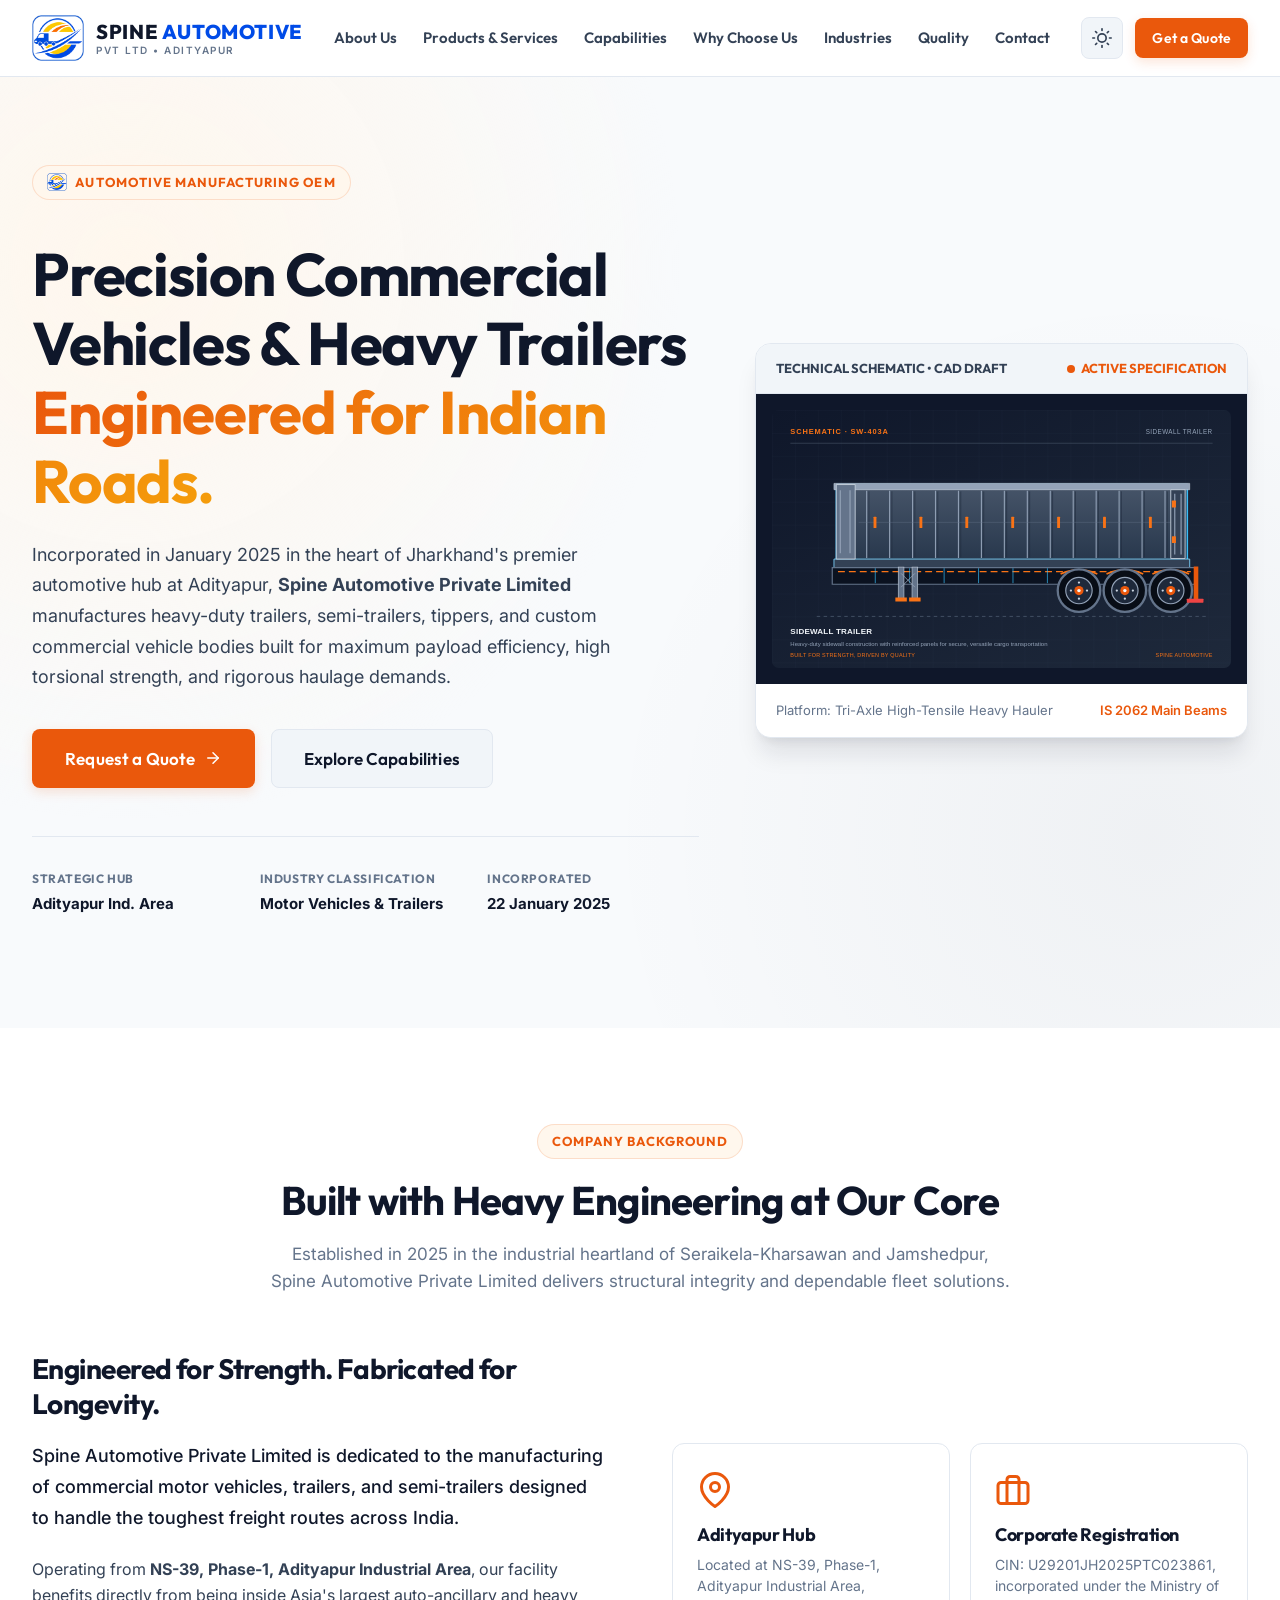
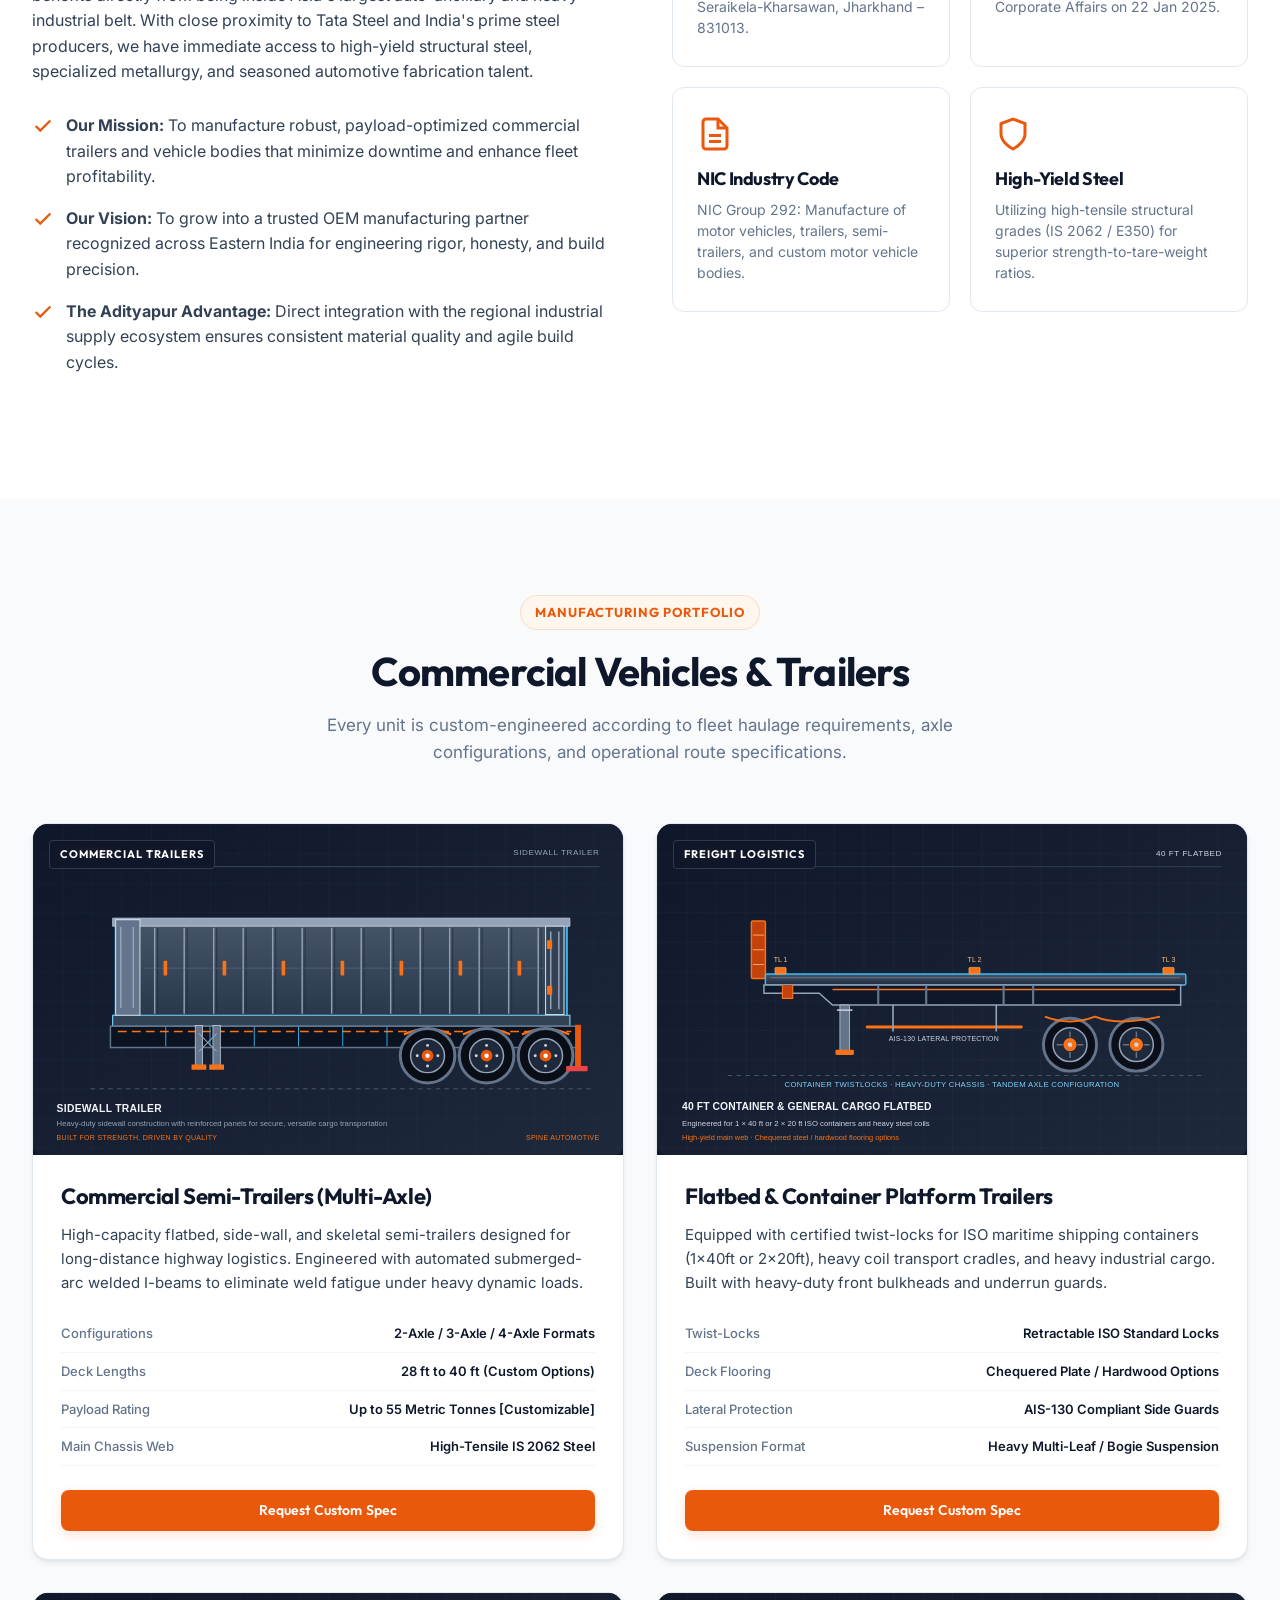
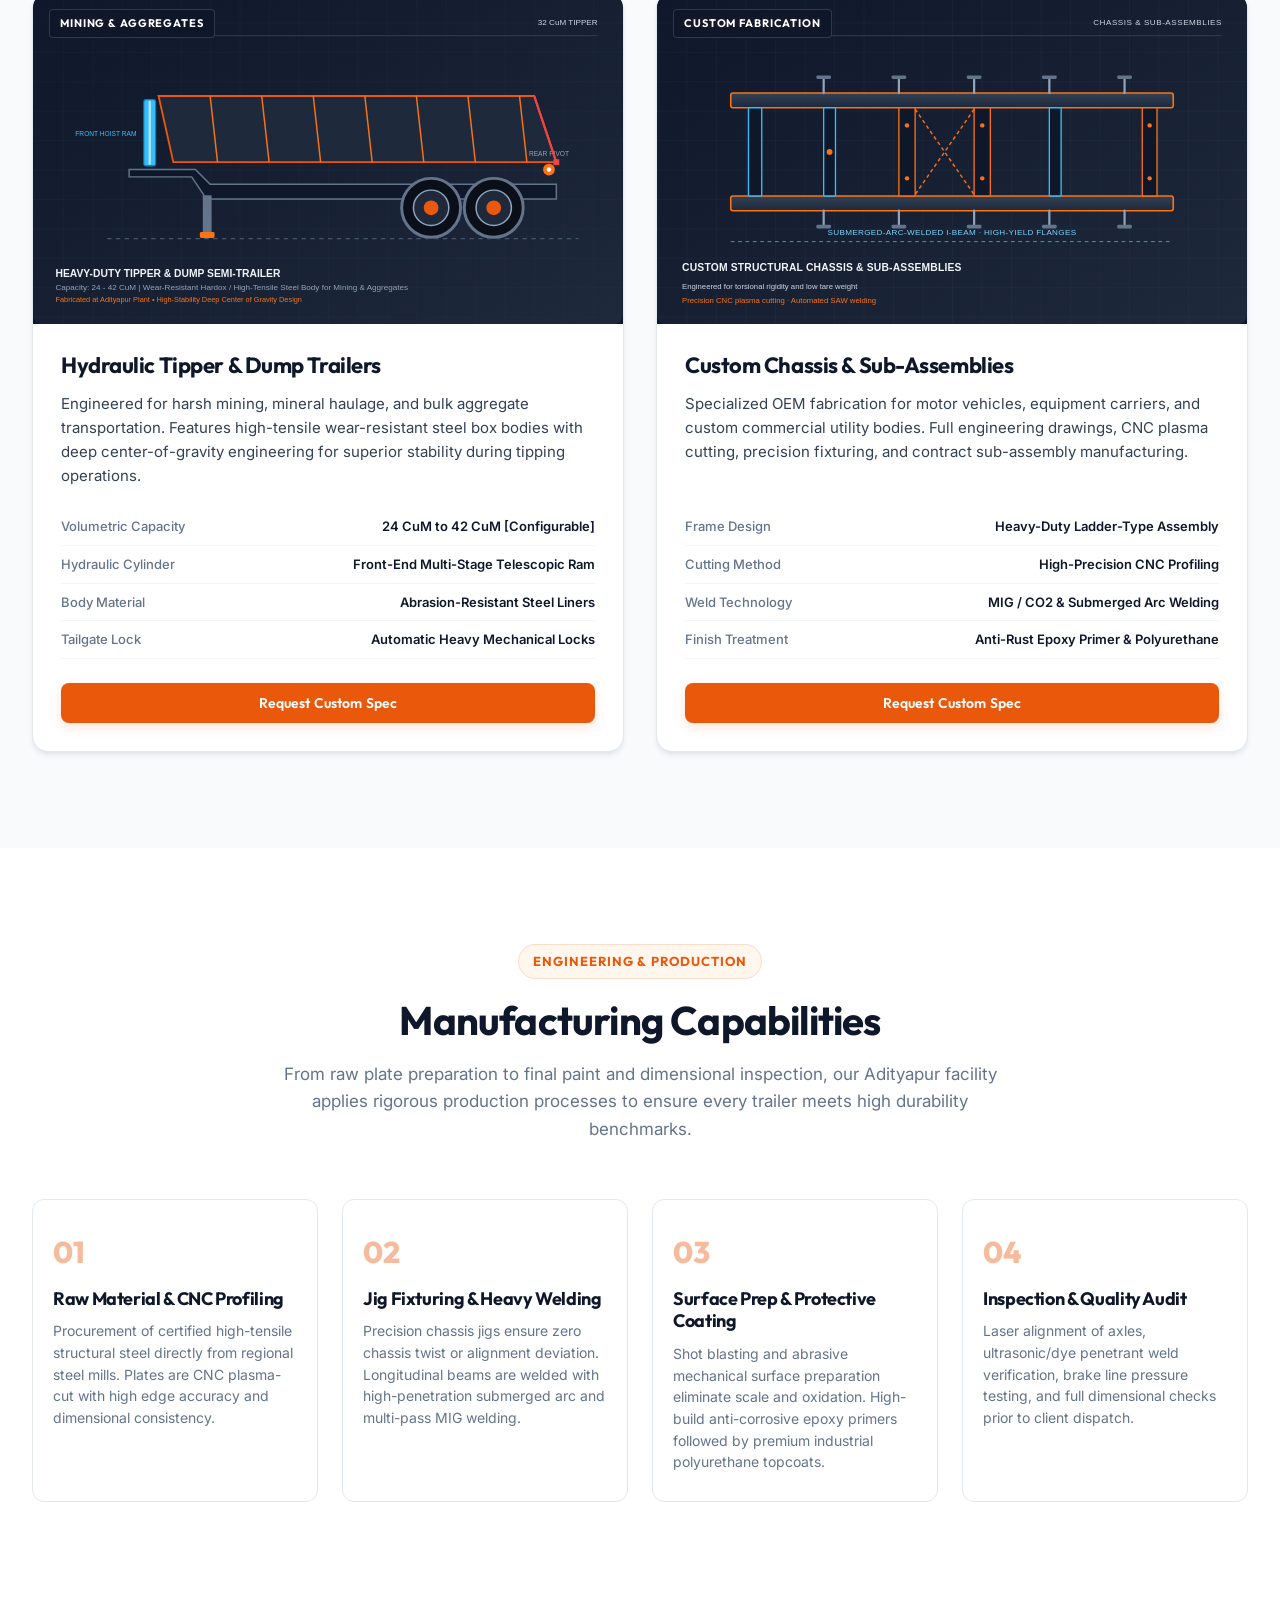
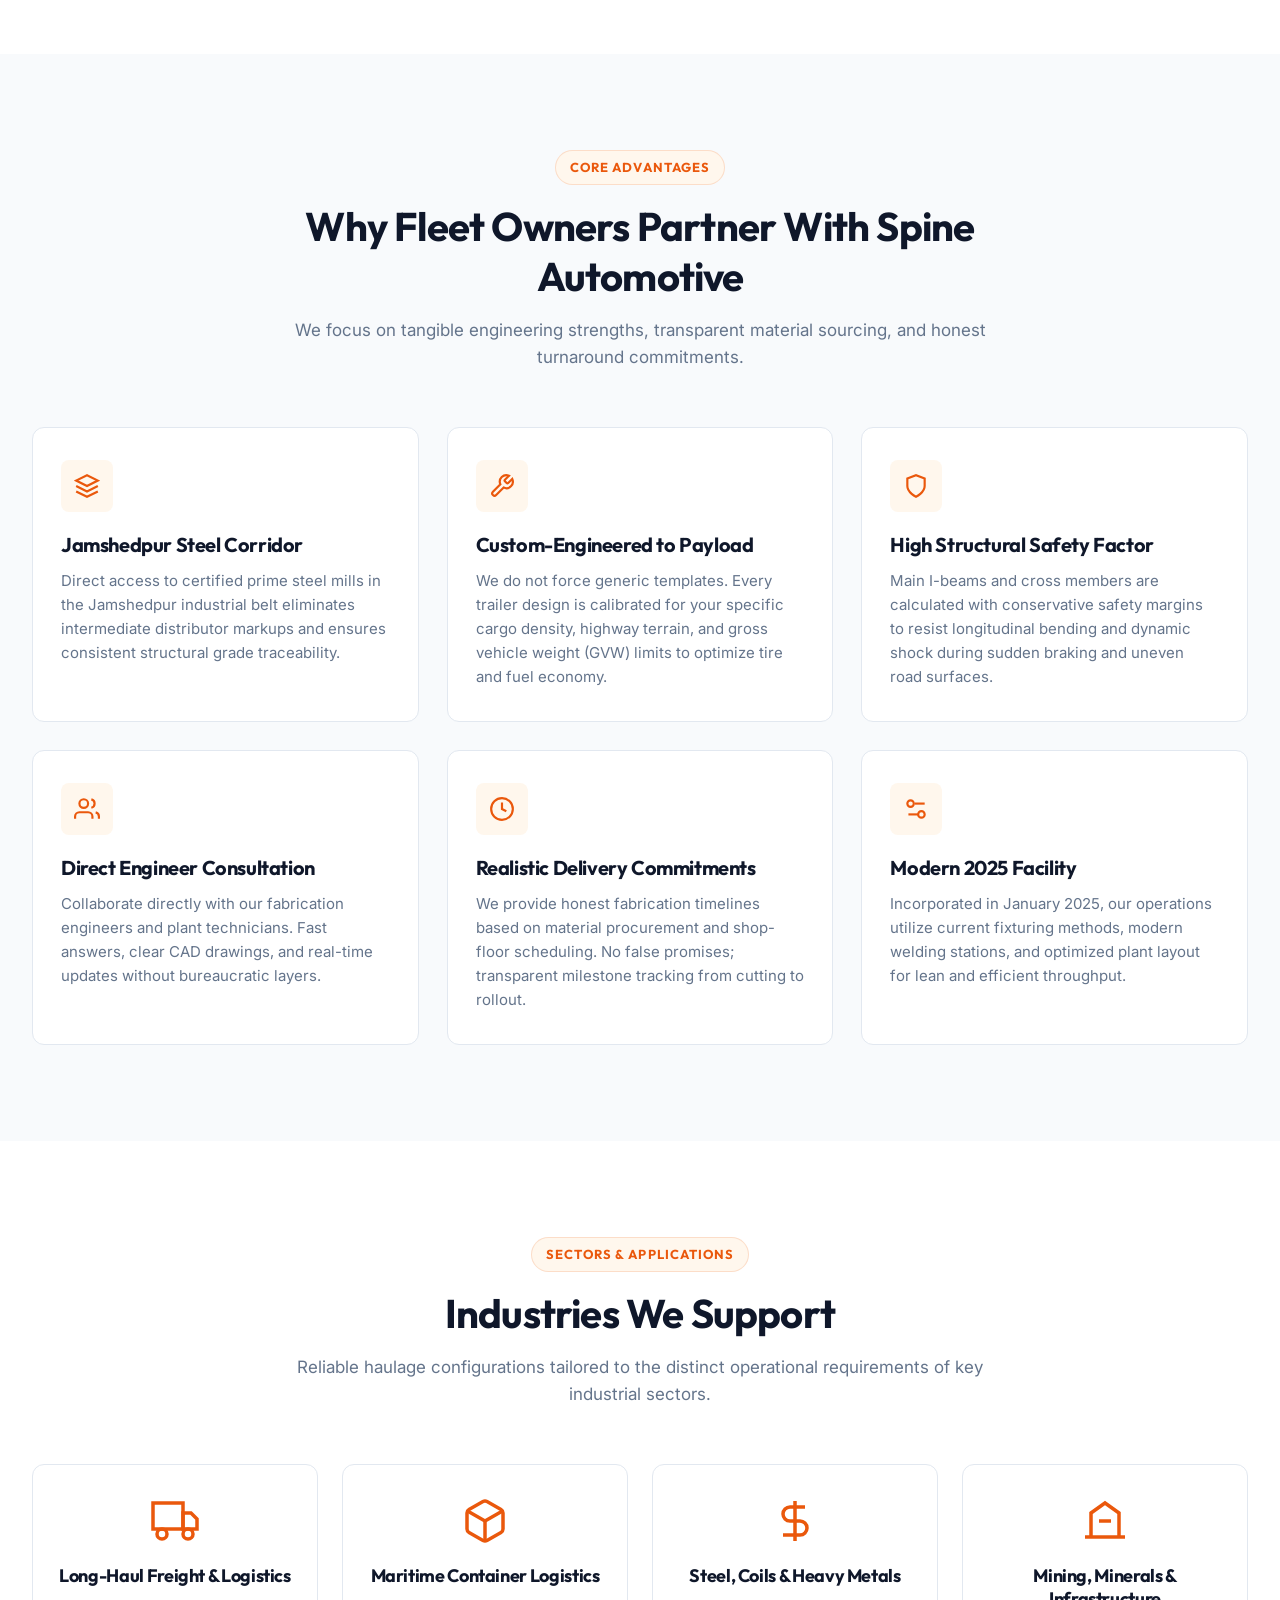
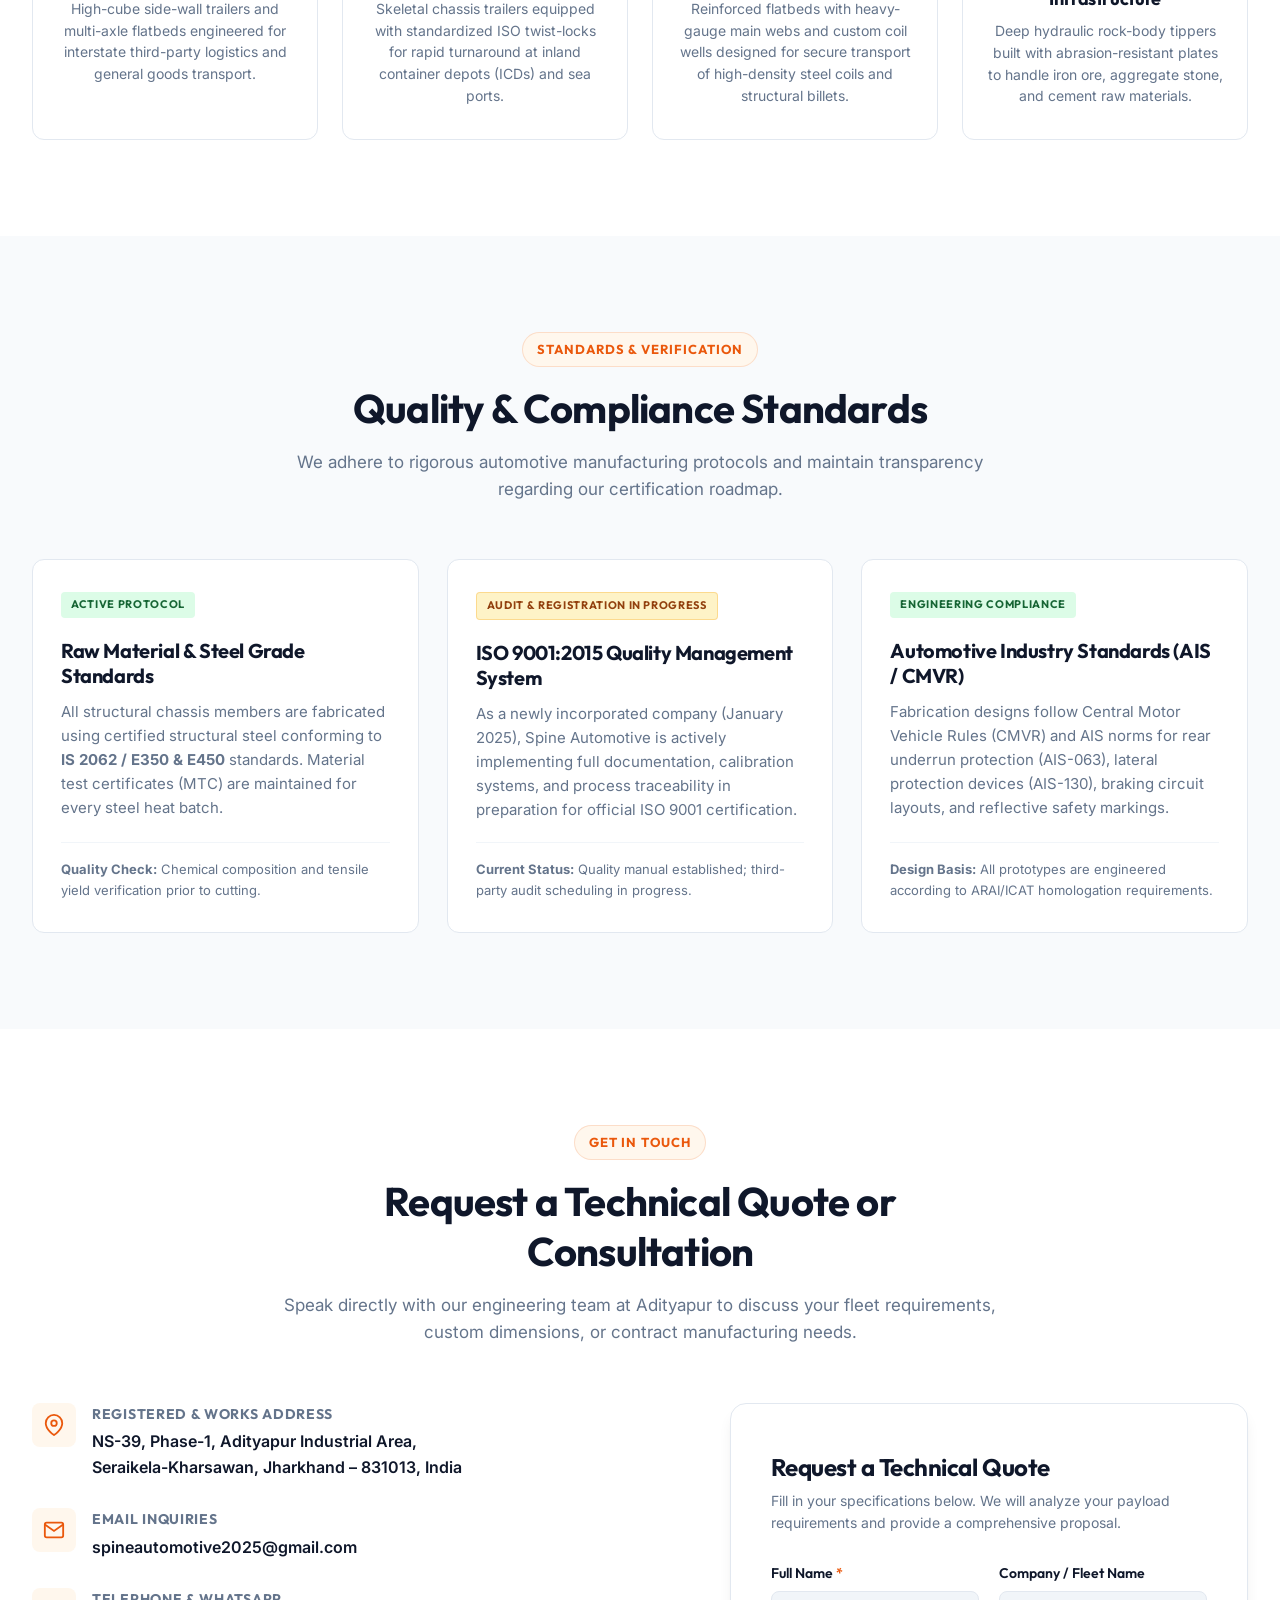
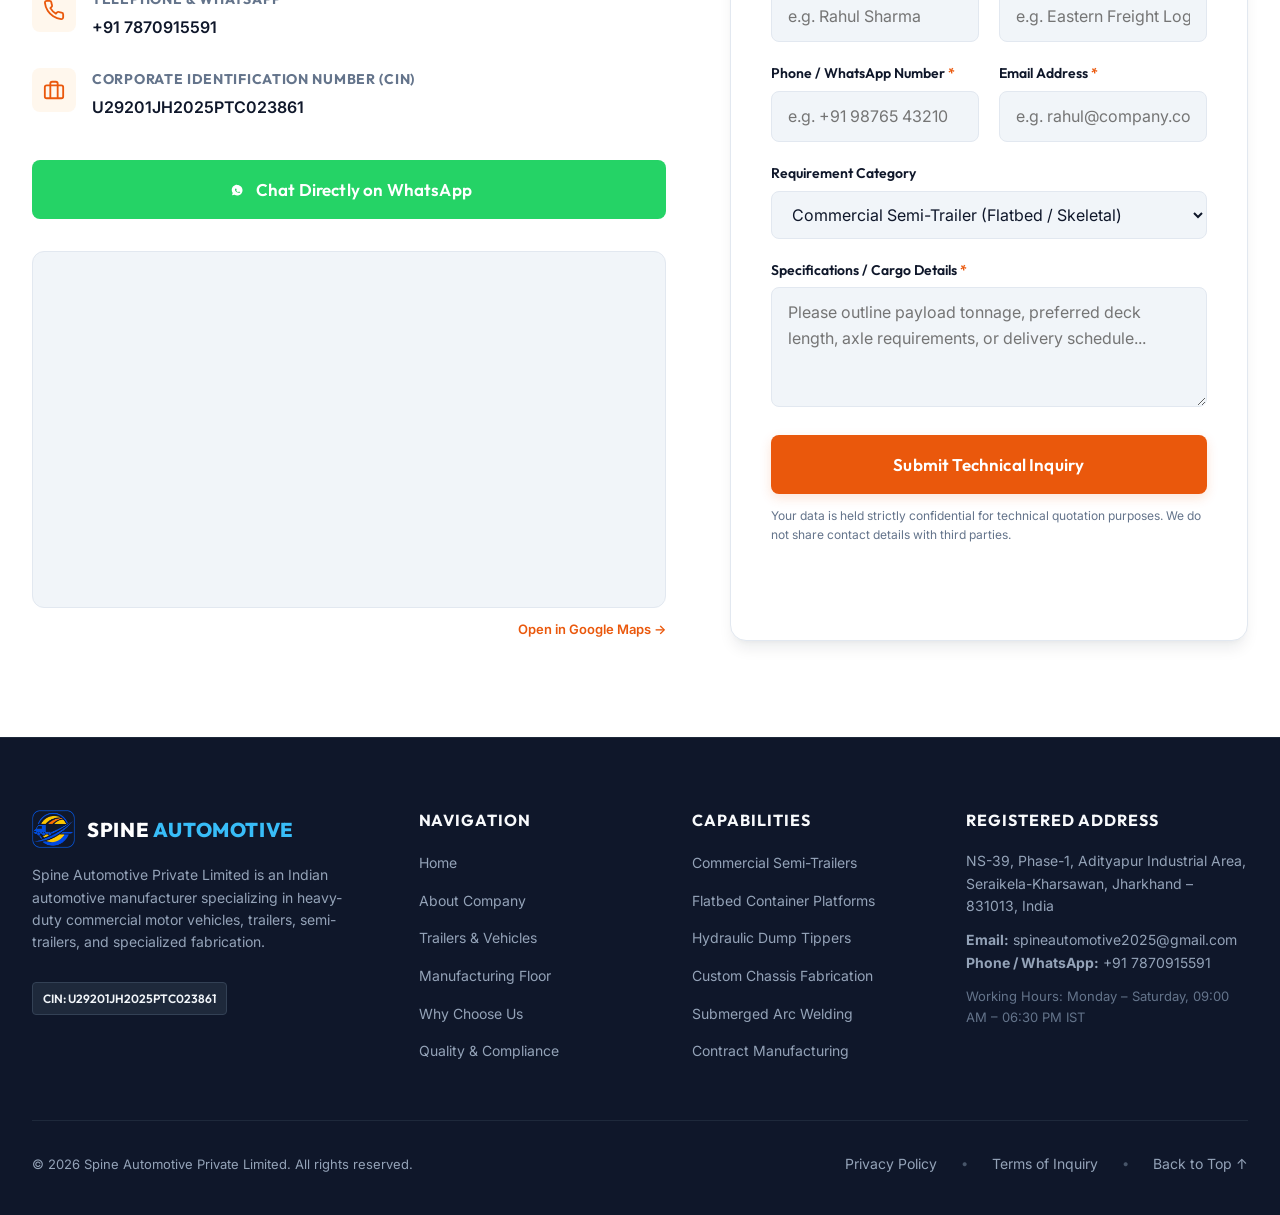
<file: index.html>
<!DOCTYPE html>
<html lang="en">
<head>
  <meta charset="UTF-8">
  <meta name="viewport" content="width=device-width, initial-scale=1.0">
  <title>Spine Automotive Private Limited | Commercial Vehicles &amp; Heavy Trailers Manufacturer | Adityapur, Jamshedpur</title>
  
  <!-- Primary Meta Tags -->
  <meta name="title" content="Spine Automotive Private Limited | Commercial Vehicles &amp; Heavy Trailers Manufacturer">
  <meta name="description" content="Spine Automotive Private Limited (CIN: U29201JH2025PTC023861) manufactures heavy-duty commercial motor vehicles, semi-trailers, tippers, and custom chassis in Adityapur Industrial Area, near Jamshedpur, Jharkhand.">
  <meta name="keywords" content="Spine Automotive, trailer manufacturer, semi-trailer, tipper trailer, commercial vehicles, motor vehicles, Adityapur industrial area, Jamshedpur, Jharkhand, chassis fabrication, heavy engineering">
  <meta name="author" content="Spine Automotive Private Limited">
  <meta name="robots" content="index, follow">
  <link rel="canonical" href="https://spineautomotive.com/">

  <!-- Open Graph / Facebook -->
  <meta property="og:type" content="website">
  <meta property="og:url" content="https://spineautomotive.com/">
  <meta property="og:title" content="Spine Automotive Private Limited | Commercial Vehicles &amp; Trailers">
  <meta property="og:description" content="Precision automotive engineering &amp; heavy trailer manufacturing in Adityapur Industrial Area, Jharkhand. Quality commercial fleet solutions.">
  <meta property="og:image" content="assets/images/schematics/semi-trailer.svg">
  <meta property="og:site_name" content="Spine Automotive">

  <!-- Twitter -->
  <meta property="twitter:card" content="summary_large_image">
  <meta property="twitter:url" content="https://spineautomotive.com/">
  <meta property="twitter:title" content="Spine Automotive Private Limited | Heavy Commercial Trailers &amp; Vehicles">
  <meta property="twitter:description" content="Precision automotive engineering &amp; heavy trailer manufacturing in Adityapur Industrial Area, Jharkhand. Quality commercial fleet solutions.">
  <meta property="twitter:image" content="assets/images/schematics/semi-trailer.svg">

  <!-- Favicon -->
  <link rel="icon" type="image/svg+xml" href="assets/images/spine_automotive_favicon_64x64.png">
  
  <!-- Google Fonts Preconnect & Stylesheet -->
  <link rel="preconnect" href="https://fonts.googleapis.com">
  <link rel="preconnect" href="https://fonts.gstatic.com" crossorigin>
  <link href="https://fonts.googleapis.com/css2?family=Inter:wght@400;500;600;700&family=Outfit:wght@500;600;700;800&display=swap" rel="stylesheet">

  <!-- Stylesheet -->
  <link rel="stylesheet" href="assets/css/style.css">

  <!-- JSON-LD Structured Data: LocalBusiness & AutomotiveBusiness -->
  <script type="application/ld+json">
  {
    "@context": "https://schema.org",
    "@type": ["AutomotiveBusiness", "Organization"],
    "@id": "https://spineautomotive.com/#organization",
    "name": "Spine Automotive Private Limited",
    "legalName": "Spine Automotive Private Limited",
    "alternateName": "Spine Automotive",
    "identifier": "CIN: U29201JH2025PTC023861",
    "foundingDate": "2025-01-22",
    "url": "https://spineautomotive.com",
    "logo": "https://spineautomotive.com/assets/images/spine_automotive_logo_transparent.png",
    "image": "https://spineautomotive.com/assets/images/schematics/semi-trailer.svg",
    "description": "Manufacturer of commercial motor vehicles, heavy trailers, semi-trailers, tippers, and custom industrial chassis based in Adityapur Industrial Area, Jharkhand, India.",
    "telephone": "+91-7870915591",
    "email": "spineautomotive2025@gmail.com",
    "address": {
      "@type": "PostalAddress",
      "streetAddress": "NS-39, Phase-1, Adityapur Industrial Area",
      "addressLocality": "Seraikela-Kharsawan",
      "addressRegion": "Jharkhand",
      "postalCode": "831013",
      "addressCountry": "IN"
    },
    "geo": {
      "@type": "GeoCoordinates",
      "latitude": 22.7853,
      "longitude": 86.1558
    },
    "areaServed": {
      "@type": "Country",
      "name": "India"
    },
    "hasOfferCatalog": {
      "@type": "OfferCatalog",
      "name": "Commercial Vehicles & Trailers Catalog",
      "itemListElement": [
        {
          "@type": "Offer",
          "itemOffered": {
            "@type": "Product",
            "name": "Commercial Semi-Trailers (Flatbed, Skeletal, Side-Wall)"
          }
        },
        {
          "@type": "Offer",
          "itemOffered": {
            "@type": "Product",
            "name": "Hydraulic Tipper & Dump Semi-Trailers"
          }
        },
        {
          "@type": "Offer",
          "itemOffered": {
            "@type": "Product",
            "name": "Special Purpose Commercial Vehicle Bodies & Sub-Assemblies"
          }
        },
        {
          "@type": "Offer",
          "itemOffered": {
            "@type": "Product",
            "name": "Heavy High-Tensile Structural Chassis Fabrication"
          }
        }
      ]
    }
  }
  </script>
</head>
<body>

  <!-- Accessible Skip Link -->
  <a href="#main-content" class="skip-link">Skip to main content</a>

  <!-- ========================================================================
       1. Site Header & Sticky Navigation
       ======================================================================== -->
  <header class="site-header" id="siteHeader">
    <div class="container header-container">
      
      <!-- Wordmark & Logo -->
      <a href="#hero" class="brand-link hero-logo" aria-label="Spine Automotive Home">
        <img src="assets/images/spine_automotive_logo_transparent.png" alt="Spine Automotive Private Limited Logo" class="brand-emblem hero-logo-img" width="50" height="44">
        <div class="brand-info">
          <span class="brand-name">SPINE <span class="brand-name-accent">AUTOMOTIVE</span></span>
          <span class="brand-tagline">PVT LTD &bull; ADITYAPUR</span>
        </div>
      </a>

      <!-- Desktop Navigation Links -->
      <nav class="nav-desktop" aria-label="Primary Navigation">
        <a href="#about" class="nav-link">About Us</a>
        <a href="#products" class="nav-link">Products &amp; Services</a>
        <a href="#capabilities" class="nav-link">Capabilities</a>
        <a href="#why-us" class="nav-link">Why Choose Us</a>
        <a href="#industries" class="nav-link">Industries</a>
        <a href="#quality" class="nav-link">Quality</a>
        <a href="#contact" class="nav-link">Contact</a>
      </nav>

      <!-- Action Buttons & Controls -->
      <div class="header-actions">
        <!-- Dark Mode Toggle Button -->
        <button class="theme-toggle-btn" id="themeToggleBtn" type="button" aria-label="Switch between light and dark mode">
          <!-- Sun Icon (shown in dark mode) -->
          <svg class="icon-sun" width="20" height="20" viewBox="0 0 24 24" fill="none" stroke="currentColor" stroke-width="2" stroke-linecap="round" stroke-linejoin="round">
            <circle cx="12" cy="12" r="5"></circle>
            <line x1="12" y1="1" x2="12" y2="3"></line>
            <line x1="12" y1="21" x2="12" y2="23"></line>
            <line x1="4.22" y1="4.22" x2="5.64" y2="5.64"></line>
            <line x1="18.36" y1="18.36" x2="19.78" y2="19.78"></line>
            <line x1="1" y1="12" x2="3" y2="12"></line>
            <line x1="21" y1="12" x2="23" y2="12"></line>
            <line x1="4.22" y1="19.78" x2="5.64" y2="18.36"></line>
            <line x1="18.36" y1="5.64" x2="19.78" y2="4.22"></line>
          </svg>
          <!-- Moon Icon (shown in light mode) -->
          <svg class="icon-moon" width="20" height="20" viewBox="0 0 24 24" fill="none" stroke="currentColor" stroke-width="2" stroke-linecap="round" stroke-linejoin="round">
            <path d="M21 12.79A9 9 0 1 1 11.21 3 7 7 0 0 0 21 12.79z"></path>
          </svg>
        </button>

        <!-- CTA Button Desktop -->
        <a href="#contact" class="btn btn-primary btn-sm d-none-mobile">Get a Quote</a>

        <!-- Mobile Menu Hamburger -->
        <button class="mobile-nav-toggle" id="mobileNavToggle" type="button" aria-label="Toggle navigation menu" aria-expanded="false">
          <span></span>
          <span></span>
          <span></span>
        </button>
      </div>

    </div>

    <!-- Mobile Navigation Drawer -->
    <div class="mobile-nav-drawer" id="mobileNavDrawer">
      <a href="#about" class="mobile-nav-link">About Us</a>
      <a href="#products" class="mobile-nav-link">Products &amp; Services</a>
      <a href="#capabilities" class="mobile-nav-link">Manufacturing Capabilities</a>
      <a href="#why-us" class="mobile-nav-link">Why Choose Us</a>
      <a href="#industries" class="mobile-nav-link">Industries Served</a>
      <a href="#quality" class="mobile-nav-link">Quality &amp; Compliance</a>
      <a href="#contact" class="mobile-nav-link">Contact &amp; Location</a>
      <a href="#contact" class="btn btn-primary btn-lg" style="margin-top: 0.5rem;">Request a Quote</a>
      <a href="https://wa.me/917870915591" target="_blank" rel="noopener noreferrer" class="btn btn-whatsapp btn-lg">
        <svg width="20" height="20" viewBox="0 0 24 24" fill="currentColor">
          <path d="M12.031 6.172c-3.181 0-5.767 2.586-5.768 5.766-.001 1.298.38 2.27 1.019 3.287l-.711 2.598 2.664-.698c.969.587 1.961.914 3.037.914 3.179 0 5.767-2.587 5.767-5.766.001-3.187-2.575-5.77-5.768-5.771zm3.392 8.244c-.144.405-.837.774-1.17.824-.312.045-.634.077-1.782-.4-.954-.396-1.687-1.135-2.147-1.777-.074-.103-.54-.72-.54-1.373 0-.653.342-.975.464-1.101.123-.127.271-.158.362-.158.09 0 .181.002.259.006.084.004.197-.032.308.235.115.277.394.96.429 1.03.034.07.057.153.011.246-.046.092-.07.15-.138.231-.069.082-.145.183-.207.246-.07.071-.143.148-.061.288.082.139.366.604.786.978.54.481.996.63 1.135.699.139.07.221.058.303-.036.082-.093.351-.409.444-.55.093-.14.186-.117.311-.07.126.046.797.376.935.445.138.07.23.104.264.163.034.058.034.339-.11.744z"/>
        </svg>
        WhatsApp Us
      </a>
    </div>
  </header>

  <!-- ========================================================================
       Main Content Container
       ======================================================================== -->
  <main id="main-content">

    <!-- ======================================================================
         2. Hero Section
         ====================================================================== -->
    <section class="hero-section" id="hero">
      <div class="container">
        <div class="hero-grid">
          
          <!-- Hero Copy -->
          <div class="hero-copy">
            <div class="hero-badge-wrap">
              <span class="section-badge hero-brand-pill">
                <img src="assets/images/spine_automotive_logo_transparent.png" alt="Spine Automotive Emblem" class="hero-class-logo" width="22" height="20">
                Automotive Manufacturing OEM
              </span>
            </div>

            <h1 class="hero-title">
              Precision Commercial Vehicles &amp; Heavy Trailers <span class="text-gradient">Engineered for Indian Roads.</span>
            </h1>

            <p class="hero-subtext">
              Incorporated in January 2025 in the heart of Jharkhand's premier automotive hub at Adityapur, 
              <strong>Spine Automotive Private Limited</strong> manufactures heavy-duty trailers, semi-trailers, 
              tippers, and custom commercial vehicle bodies built for maximum payload efficiency, high torsional strength, and rigorous haulage demands.
            </p>

            <div class="hero-cta-group">
              <a href="#contact" class="btn btn-primary btn-lg">
                <span>Request a Quote</span>
                <svg width="18" height="18" viewBox="0 0 24 24" fill="none" stroke="currentColor" stroke-width="2" stroke-linecap="round" stroke-linejoin="round">
                  <line x1="5" y1="12" x2="19" y2="12"></line>
                  <polyline points="12 5 19 12 12 19"></polyline>
                </svg>
              </a>
              <a href="#capabilities" class="btn btn-secondary btn-lg">Explore Capabilities</a>
            </div>

            <!-- Trust Strip with Verifiable Facts -->
            <div class="hero-trust-strip">
              <div class="trust-item">
                <span class="trust-label">Strategic Hub</span>
                <span class="trust-value">Adityapur Ind. Area</span>
              </div>
              <div class="trust-item">
                <span class="trust-label">Industry Classification</span>
                <span class="trust-value">Motor Vehicles &amp; Trailers</span>
              </div>
              <div class="trust-item">
                <span class="trust-label">Incorporated</span>
                <span class="trust-value">22 January 2025</span>
              </div>
            </div>
          </div>

          <!-- Hero Technical Visual / Blueprint Card -->
          <div class="hero-schematic-card">
            <div class="schematic-header">
              <span>TECHNICAL SCHEMATIC &bull; CAD DRAFT</span>
              <span class="schematic-status">
                <span class="status-dot"></span>
                ACTIVE SPECIFICATION
              </span>
            </div>
            <div class="schematic-img-wrap">
              <img src="assets/images/schematics/semi-trailer.svg" alt="Technical blueprint schematic of heavy-duty multi-axle semi-trailer engineered by Spine Automotive" width="800" height="450" loading="eager">
            </div>
            <div class="schematic-footer">
              <span>Platform: Tri-Axle High-Tensile Heavy Hauler</span>
              <span style="color: var(--accent-primary); font-weight: 600;">IS 2062 Main Beams</span>
            </div>
          </div>

        </div>
      </div>
    </section>

    <!-- ======================================================================
         3. About Us Section
         ====================================================================== -->
    <section class="section section-bg-surface" id="about">
      <div class="container">
        <div class="section-header">
          <span class="section-badge">Company Background</span>
          <h2 class="section-title">Built with Heavy Engineering at Our Core</h2>
          <p class="section-subtitle">
            Established in 2025 in the industrial heartland of Seraikela-Kharsawan and Jamshedpur, 
            Spine Automotive Private Limited delivers structural integrity and dependable fleet solutions.
          </p>
        </div>

        <div class="about-grid">
          
          <!-- Narrative Left Column -->
          <div class="about-content-left">
            <h3>Engineered for Strength. Fabricated for Longevity.</h3>
            <p class="about-lead">
              Spine Automotive Private Limited is dedicated to the manufacturing of commercial motor vehicles, 
              trailers, and semi-trailers designed to handle the toughest freight routes across India.
            </p>
            <p>
              Operating from <strong>NS-39, Phase-1, Adityapur Industrial Area</strong>, our facility benefits directly 
              from being inside Asia's largest auto-ancillary and heavy industrial belt. With close proximity to 
              Tata Steel and India's prime steel producers, we have immediate access to high-yield structural steel, 
              specialized metallurgy, and seasoned automotive fabrication talent.
            </p>

            <ul class="about-feature-list">
              <li class="about-feature-item">
                <svg class="about-feature-icon" viewBox="0 0 24 24" fill="none" stroke="currentColor" stroke-width="2.5">
                  <polyline points="20 6 9 17 4 12"></polyline>
                </svg>
                <div>
                  <strong>Our Mission:</strong> To manufacture robust, payload-optimized commercial trailers and vehicle bodies that minimize downtime and enhance fleet profitability.
                </div>
              </li>
              <li class="about-feature-item">
                <svg class="about-feature-icon" viewBox="0 0 24 24" fill="none" stroke="currentColor" stroke-width="2.5">
                  <polyline points="20 6 9 17 4 12"></polyline>
                </svg>
                <div>
                  <strong>Our Vision:</strong> To grow into a trusted OEM manufacturing partner recognized across Eastern India for engineering rigor, honesty, and build precision.
                </div>
              </li>
              <li class="about-feature-item">
                <svg class="about-feature-icon" viewBox="0 0 24 24" fill="none" stroke="currentColor" stroke-width="2.5">
                  <polyline points="20 6 9 17 4 12"></polyline>
                </svg>
                <div>
                  <strong>The Adityapur Advantage:</strong> Direct integration with the regional industrial supply ecosystem ensures consistent material quality and agile build cycles.
                </div>
              </li>
            </ul>
          </div>

          <!-- Feature & Fact Cards Right Column -->
          <div class="about-stat-cards">
            
            <div class="stat-box">
              <svg class="stat-box-icon" viewBox="0 0 24 24" fill="none" stroke="currentColor" stroke-width="2">
                <path d="M21 10c0 7-9 13-9 13s-9-6-9-13a9 9 0 0 1 18 0z"></path>
                <circle cx="12" cy="10" r="3"></circle>
              </svg>
              <h4 class="stat-box-title">Adityapur Hub</h4>
              <p class="stat-box-desc">
                Located at NS-39, Phase-1, Adityapur Industrial Area, Seraikela-Kharsawan, Jharkhand – 831013.
              </p>
            </div>

            <div class="stat-box">
              <svg class="stat-box-icon" viewBox="0 0 24 24" fill="none" stroke="currentColor" stroke-width="2">
                <rect x="2" y="7" width="20" height="14" rx="2" ry="2"></rect>
                <path d="M16 21V5a2 2 0 0 0-2-2h-4a2 2 0 0 0-2 2v16"></path>
              </svg>
              <h4 class="stat-box-title">Corporate Registration</h4>
              <p class="stat-box-desc">
                CIN: U29201JH2025PTC023861, incorporated under the Ministry of Corporate Affairs on 22 Jan 2025.
              </p>
            </div>

            <div class="stat-box">
              <svg class="stat-box-icon" viewBox="0 0 24 24" fill="none" stroke="currentColor" stroke-width="2">
                <path d="M14 2H6a2 2 0 0 0-2 2v16a2 2 0 0 0 2 2h12a2 2 0 0 0 2-2V8z"></path>
                <polyline points="14 2 14 8 20 8"></polyline>
                <line x1="16" y1="13" x2="8" y2="13"></line>
                <line x1="16" y1="17" x2="8" y2="17"></line>
              </svg>
              <h4 class="stat-box-title">NIC Industry Code</h4>
              <p class="stat-box-desc">
                NIC Group 292: Manufacture of motor vehicles, trailers, semi-trailers, and custom motor vehicle bodies.
              </p>
            </div>

            <div class="stat-box">
              <svg class="stat-box-icon" viewBox="0 0 24 24" fill="none" stroke="currentColor" stroke-width="2">
                <path d="M12 22s8-4 8-10V5l-8-3-8 3v7c0 6 8 10 8 10z"></path>
              </svg>
              <h4 class="stat-box-title">High-Yield Steel</h4>
              <p class="stat-box-desc">
                Utilizing high-tensile structural grades (IS 2062 / E350) for superior strength-to-tare-weight ratios.
              </p>
            </div>

          </div>

        </div>
      </div>
    </section>

    <!-- ======================================================================
         4. Products & Services Section
         ====================================================================== -->
    <section class="section" id="products">
      <div class="container">
        <div class="section-header">
          <span class="section-badge">Manufacturing Portfolio</span>
          <h2 class="section-title">Commercial Vehicles &amp; Trailers</h2>
          <p class="section-subtitle">
            Every unit is custom-engineered according to fleet haulage requirements, axle configurations, 
            and operational route specifications.
          </p>
        </div>

        <div class="product-grid">

          <!-- Product Card 1: Semi-Trailers -->
          <article class="product-card">
            <div class="product-media">
              <span class="product-category-tag">Commercial Trailers</span>
              <img src="assets/images/schematics/semi-trailer.svg" alt="Spine Automotive Multi-Axle Semi-Trailer schematic" width="800" height="450" loading="lazy">
            </div>
            <div class="product-body">
              <h3 class="product-title">Commercial Semi-Trailers (Multi-Axle)</h3>
              <p class="product-desc">
                High-capacity flatbed, side-wall, and skeletal semi-trailers designed for long-distance highway logistics. 
                Engineered with automated submerged-arc welded I-beams to eliminate weld fatigue under heavy dynamic loads.
              </p>
              
              <table class="product-specs-table" aria-label="Semi-Trailer Specifications">
                <tr>
                  <td>Configurations</td>
                  <td>2-Axle / 3-Axle / 4-Axle Formats</td>
                </tr>
                <tr>
                  <td>Deck Lengths</td>
                  <td>28 ft to 40 ft (Custom Options)</td>
                </tr>
                <tr>
                  <td>Payload Rating</td>
                  <td>Up to 55 Metric Tonnes [Customizable]</td>
                </tr>
                <tr>
                  <td>Main Chassis Web</td>
                  <td>High-Tensile IS 2062 Steel</td>
                </tr>
              </table>

              <div class="product-actions">
                <a href="#contact" class="btn btn-primary btn-sm" style="flex: 1;">Request Custom Spec</a>
              </div>
            </div>
          </article>

          <!-- Product Card 2: Flatbed Container Trailers -->
          <article class="product-card">
            <div class="product-media">
              <span class="product-category-tag">Freight Logistics</span>
              <img src="assets/images/schematics/flatbed-trailer.svg" alt="Spine Automotive Flatbed Container Trailer schematic" width="800" height="450" loading="lazy">
            </div>
            <div class="product-body">
              <h3 class="product-title">Flatbed &amp; Container Platform Trailers</h3>
              <p class="product-desc">
                Equipped with certified twist-locks for ISO maritime shipping containers (1x40ft or 2x20ft), 
                heavy coil transport cradles, and heavy industrial cargo. Built with heavy-duty front bulkheads and underrun guards.
              </p>
              
              <table class="product-specs-table" aria-label="Flatbed Trailer Specifications">
                <tr>
                  <td>Twist-Locks</td>
                  <td>Retractable ISO Standard Locks</td>
                </tr>
                <tr>
                  <td>Deck Flooring</td>
                  <td>Chequered Plate / Hardwood Options</td>
                </tr>
                <tr>
                  <td>Lateral Protection</td>
                  <td>AIS-130 Compliant Side Guards</td>
                </tr>
                <tr>
                  <td>Suspension Format</td>
                  <td>Heavy Multi-Leaf / Bogie Suspension</td>
                </tr>
              </table>

              <div class="product-actions">
                <a href="#contact" class="btn btn-primary btn-sm" style="flex: 1;">Request Custom Spec</a>
              </div>
            </div>
          </article>

          <!-- Product Card 3: Hydraulic Tipper Trailers -->
          <article class="product-card">
            <div class="product-media">
              <span class="product-category-tag">Mining &amp; Aggregates</span>
              <img src="assets/images/schematics/tipper-trailer.svg" alt="Spine Automotive Hydraulic Tipper Trailer schematic" width="800" height="450" loading="lazy">
            </div>
            <div class="product-body">
              <h3 class="product-title">Hydraulic Tipper &amp; Dump Trailers</h3>
              <p class="product-desc">
                Engineered for harsh mining, mineral haulage, and bulk aggregate transportation. Features high-tensile 
                wear-resistant steel box bodies with deep center-of-gravity engineering for superior stability during tipping operations.
              </p>
              
              <table class="product-specs-table" aria-label="Tipper Trailer Specifications">
                <tr>
                  <td>Volumetric Capacity</td>
                  <td>24 CuM to 42 CuM [Configurable]</td>
                </tr>
                <tr>
                  <td>Hydraulic Cylinder</td>
                  <td>Front-End Multi-Stage Telescopic Ram</td>
                </tr>
                <tr>
                  <td>Body Material</td>
                  <td>Abrasion-Resistant Steel Liners</td>
                </tr>
                <tr>
                  <td>Tailgate Lock</td>
                  <td>Automatic Heavy Mechanical Locks</td>
                </tr>
              </table>

              <div class="product-actions">
                <a href="#contact" class="btn btn-primary btn-sm" style="flex: 1;">Request Custom Spec</a>
              </div>
            </div>
          </article>

          <!-- Product Card 4: Custom Chassis & Special Purpose Bodies -->
          <article class="product-card">
            <div class="product-media">
              <span class="product-category-tag">Custom Fabrication</span>
              <img src="assets/images/schematics/custom-chassis.svg" alt="Spine Automotive Custom Chassis & Sub-Assemblies schematic" width="800" height="450" loading="lazy">
            </div>
            <div class="product-body">
              <h3 class="product-title">Custom Chassis &amp; Sub-Assemblies</h3>
              <p class="product-desc">
                Specialized OEM fabrication for motor vehicles, equipment carriers, and custom commercial utility bodies. 
                Full engineering drawings, CNC plasma cutting, precision fixturing, and contract sub-assembly manufacturing.
              </p>
              
              <table class="product-specs-table" aria-label="Custom Fabrication Specifications">
                <tr>
                  <td>Frame Design</td>
                  <td>Heavy-Duty Ladder-Type Assembly</td>
                </tr>
                <tr>
                  <td>Cutting Method</td>
                  <td>High-Precision CNC Profiling</td>
                </tr>
                <tr>
                  <td>Weld Technology</td>
                  <td>MIG / CO2 &amp; Submerged Arc Welding</td>
                </tr>
                <tr>
                  <td>Finish Treatment</td>
                  <td>Anti-Rust Epoxy Primer &amp; Polyurethane</td>
                </tr>
              </table>

              <div class="product-actions">
                <a href="#contact" class="btn btn-primary btn-sm" style="flex: 1;">Request Custom Spec</a>
              </div>
            </div>
          </article>

        </div>
      </div>
    </section>

    <!-- ======================================================================
         5. Manufacturing Capabilities Section
         ====================================================================== -->
    <section class="section section-bg-surface" id="capabilities">
      <div class="container">
        <div class="section-header">
          <span class="section-badge">Engineering &amp; Production</span>
          <h2 class="section-title">Manufacturing Capabilities</h2>
          <p class="section-subtitle">
            From raw plate preparation to final paint and dimensional inspection, our Adityapur facility 
            applies rigorous production processes to ensure every trailer meets high durability benchmarks.
          </p>
        </div>

        <!-- 4-Stage Process Flow -->
        <div class="capabilities-flow">
          <div class="capability-step">
            <span class="step-number">01</span>
            <h3 class="step-title">Raw Material &amp; CNC Profiling</h3>
            <p class="step-text">
              Procurement of certified high-tensile structural steel directly from regional steel mills. 
              Plates are CNC plasma-cut with high edge accuracy and dimensional consistency.
            </p>
          </div>

          <div class="capability-step">
            <span class="step-number">02</span>
            <h3 class="step-title">Jig Fixturing &amp; Heavy Welding</h3>
            <p class="step-text">
              Precision chassis jigs ensure zero chassis twist or alignment deviation. 
              Longitudinal beams are welded with high-penetration submerged arc and multi-pass MIG welding.
            </p>
          </div>

          <div class="capability-step">
            <span class="step-number">03</span>
            <h3 class="step-title">Surface Prep &amp; Protective Coating</h3>
            <p class="step-text">
              Shot blasting and abrasive mechanical surface preparation eliminate scale and oxidation. 
              High-build anti-corrosive epoxy primers followed by premium industrial polyurethane topcoats.
            </p>
          </div>

          <div class="capability-step">
            <span class="step-number">04</span>
            <h3 class="step-title">Inspection &amp; Quality Audit</h3>
            <p class="step-text">
              Laser alignment of axles, ultrasonic/dye penetrant weld verification, brake line pressure testing, 
              and full dimensional checks prior to client dispatch.
            </p>
          </div>
        </div>

      </div>
    </section>

    <!-- ======================================================================
         6. Why Choose Us Section
         ====================================================================== -->
    <section class="section" id="why-us">
      <div class="container">
        <div class="section-header">
          <span class="section-badge">Core Advantages</span>
          <h2 class="section-title">Why Fleet Owners Partner With Spine Automotive</h2>
          <p class="section-subtitle">
            We focus on tangible engineering strengths, transparent material sourcing, and honest turnaround commitments.
          </p>
        </div>

        <div class="value-points-grid">
          
          <div class="value-card">
            <div class="value-icon-wrap">
              <svg viewBox="0 0 24 24" fill="none" stroke="currentColor" stroke-width="2">
                <path d="M12 2L2 7l10 5 10-5-10-5zM2 17l10 5 10-5M2 12l10 5 10-5"></path>
              </svg>
            </div>
            <h3 class="value-title">Jamshedpur Steel Corridor</h3>
            <p class="value-desc">
              Direct access to certified prime steel mills in the Jamshedpur industrial belt eliminates intermediate distributor markups and ensures consistent structural grade traceability.
            </p>
          </div>

          <div class="value-card">
            <div class="value-icon-wrap">
              <svg viewBox="0 0 24 24" fill="none" stroke="currentColor" stroke-width="2">
                <path d="M14.7 6.3a1 1 0 0 0 0 1.4l1.6 1.6a1 1 0 0 0 1.4 0l3.77-3.77a6 6 0 0 1-7.94 7.94l-6.91 6.91a2.12 2.12 0 0 1-3-3l6.91-6.91a6 6 0 0 1 7.94-7.94l-3.76 3.76z"></path>
              </svg>
            </div>
            <h3 class="value-title">Custom-Engineered to Payload</h3>
            <p class="value-desc">
              We do not force generic templates. Every trailer design is calibrated for your specific cargo density, highway terrain, and gross vehicle weight (GVW) limits to optimize tire and fuel economy.
            </p>
          </div>

          <div class="value-card">
            <div class="value-icon-wrap">
              <svg viewBox="0 0 24 24" fill="none" stroke="currentColor" stroke-width="2">
                <path d="M12 22s8-4 8-10V5l-8-3-8 3v7c0 6 8 10 8 10z"></path>
              </svg>
            </div>
            <h3 class="value-title">High Structural Safety Factor</h3>
            <p class="value-desc">
              Main I-beams and cross members are calculated with conservative safety margins to resist longitudinal bending and dynamic shock during sudden braking and uneven road surfaces.
            </p>
          </div>

          <div class="value-card">
            <div class="value-icon-wrap">
              <svg viewBox="0 0 24 24" fill="none" stroke="currentColor" stroke-width="2">
                <path d="M17 21v-2a4 4 0 0 0-4-4H5a4 4 0 0 0-4 4v2"></path>
                <circle cx="9" cy="7" r="4"></circle>
                <path d="M23 21v-2a4 4 0 0 0-3-3.87"></path>
                <path d="M16 3.13a4 4 0 0 1 0 7.75"></path>
              </svg>
            </div>
            <h3 class="value-title">Direct Engineer Consultation</h3>
            <p class="value-desc">
              Collaborate directly with our fabrication engineers and plant technicians. Fast answers, clear CAD drawings, and real-time updates without bureaucratic layers.
            </p>
          </div>

          <div class="value-card">
            <div class="value-icon-wrap">
              <svg viewBox="0 0 24 24" fill="none" stroke="currentColor" stroke-width="2">
                <circle cx="12" cy="12" r="10"></circle>
                <polyline points="12 6 12 12 16 14"></polyline>
              </svg>
            </div>
            <h3 class="value-title">Realistic Delivery Commitments</h3>
            <p class="value-desc">
              We provide honest fabrication timelines based on material procurement and shop-floor scheduling. No false promises; transparent milestone tracking from cutting to rollout.
            </p>
          </div>

          <div class="value-card">
            <div class="value-icon-wrap">
              <svg viewBox="0 0 24 24" fill="none" stroke="currentColor" stroke-width="2">
                <path d="M20 7h-9"></path>
                <path d="M14 17H5"></path>
                <circle cx="17" cy="17" r="3"></circle>
                <circle cx="7" cy="7" r="3"></circle>
              </svg>
            </div>
            <h3 class="value-title">Modern 2025 Facility</h3>
            <p class="value-desc">
              Incorporated in January 2025, our operations utilize current fixturing methods, modern welding stations, and optimized plant layout for lean and efficient throughput.
            </p>
          </div>

        </div>
      </div>
    </section>

    <!-- ======================================================================
         7. Industries Served Section
         ====================================================================== -->
    <section class="section section-bg-surface" id="industries">
      <div class="container">
        <div class="section-header">
          <span class="section-badge">Sectors &amp; Applications</span>
          <h2 class="section-title">Industries We Support</h2>
          <p class="section-subtitle">
            Reliable haulage configurations tailored to the distinct operational requirements of key industrial sectors.
          </p>
        </div>

        <div class="industry-grid">
          
          <div class="industry-card">
            <svg class="industry-icon" viewBox="0 0 24 24" fill="none" stroke="currentColor" stroke-width="1.75">
              <rect x="1" y="3" width="15" height="13"></rect>
              <polygon points="16 8 20 8 23 11 23 16 16 16 16 8"></polygon>
              <circle cx="5.5" cy="18.5" r="2.5"></circle>
              <circle cx="18.5" cy="18.5" r="2.5"></circle>
            </svg>
            <h4>Long-Haul Freight &amp; Logistics</h4>
            <p>
              High-cube side-wall trailers and multi-axle flatbeds engineered for interstate third-party logistics and general goods transport.
            </p>
          </div>

          <div class="industry-card">
            <svg class="industry-icon" viewBox="0 0 24 24" fill="none" stroke="currentColor" stroke-width="1.75">
              <path d="M21 16V8a2 2 0 0 0-1-1.73l-7-4a2 2 0 0 0-2 0l-7 4A2 2 0 0 0 3 8v8a2 2 0 0 0 1 1.73l7 4a2 2 0 0 0 2 0l7-4A2 2 0 0 0 21 16z"></path>
              <polyline points="3.27 6.96 12 12.01 20.73 6.96"></polyline>
              <line x1="12" y1="22.08" x2="12" y2="12"></line>
            </svg>
            <h4>Maritime Container Logistics</h4>
            <p>
              Skeletal chassis trailers equipped with standardized ISO twist-locks for rapid turnaround at inland container depots (ICDs) and sea ports.
            </p>
          </div>

          <div class="industry-card">
            <svg class="industry-icon" viewBox="0 0 24 24" fill="none" stroke="currentColor" stroke-width="1.75">
              <path d="M12 2v20M17 5H9.5a3.5 3.5 0 0 0 0 7h5a3.5 3.5 0 0 1 0 7H6"></path>
            </svg>
            <h4>Steel, Coils &amp; Heavy Metals</h4>
            <p>
              Reinforced flatbeds with heavy-gauge main webs and custom coil wells designed for secure transport of high-density steel coils and structural billets.
            </p>
          </div>

          <div class="industry-card">
            <svg class="industry-icon" viewBox="0 0 24 24" fill="none" stroke="currentColor" stroke-width="1.75">
              <path d="M2 20h20"></path>
              <path d="M5 20V8l7-5 7 5v12"></path>
              <path d="M9 12h6"></path>
            </svg>
            <h4>Mining, Minerals &amp; Infrastructure</h4>
            <p>
              Deep hydraulic rock-body tippers built with abrasion-resistant plates to handle iron ore, aggregate stone, and cement raw materials.
            </p>
          </div>

        </div>
      </div>
    </section>

    <!-- ======================================================================
         8. Quality & Compliance Section
         ====================================================================== -->
    <section class="section" id="quality">
      <div class="container">
        <div class="section-header">
          <span class="section-badge">Standards &amp; Verification</span>
          <h2 class="section-title">Quality &amp; Compliance Standards</h2>
          <p class="section-subtitle">
            We adhere to rigorous automotive manufacturing protocols and maintain transparency regarding our certification roadmap.
          </p>
        </div>

        <div class="quality-grid">
          
          <div class="quality-card">
            <span class="quality-badge-status status-active">Active Protocol</span>
            <h3 class="quality-title">Raw Material &amp; Steel Grade Standards</h3>
            <p class="quality-desc">
              All structural chassis members are fabricated using certified structural steel conforming to 
              <strong>IS 2062 / E350 &amp; E450</strong> standards. Material test certificates (MTC) are maintained for every steel heat batch.
            </p>
            <div class="quality-note">
              <strong>Quality Check:</strong> Chemical composition and tensile yield verification prior to cutting.
            </div>
          </div>

          <div class="quality-card">
            <span class="quality-badge-status status-pending">Audit &amp; Registration In Progress</span>
            <h3 class="quality-title">ISO 9001:2015 Quality Management System</h3>
            <p class="quality-desc">
              As a newly incorporated company (January 2025), Spine Automotive is actively implementing full documentation, 
              calibration systems, and process traceability in preparation for official ISO 9001 certification.
            </p>
            <div class="quality-note">
              <strong>Current Status:</strong> Quality manual established; third-party audit scheduling in progress.
            </div>
          </div>

          <div class="quality-card">
            <span class="quality-badge-status status-active">Engineering Compliance</span>
            <h3 class="quality-title">Automotive Industry Standards (AIS / CMVR)</h3>
            <p class="quality-desc">
              Fabrication designs follow Central Motor Vehicle Rules (CMVR) and AIS norms for rear underrun protection (AIS-063), 
              lateral protection devices (AIS-130), braking circuit layouts, and reflective safety markings.
            </p>
            <div class="quality-note">
              <strong>Design Basis:</strong> All prototypes are engineered according to ARAI/ICAT homologation requirements.
            </div>
          </div>

        </div>
      </div>
    </section>

    <!-- ======================================================================
         9. Contact & Inquiries Section
         ====================================================================== -->
    <section class="section section-bg-surface" id="contact">
      <div class="container">
        <div class="section-header">
          <span class="section-badge">Get in Touch</span>
          <h2 class="section-title">Request a Technical Quote or Consultation</h2>
          <p class="section-subtitle">
            Speak directly with our engineering team at Adityapur to discuss your fleet requirements, custom dimensions, or contract manufacturing needs.
          </p>
        </div>

        <div class="contact-grid">
          
          <!-- Contact Details Column -->
          <div class="contact-details-col">
            <div class="contact-info-list">
              
              <div class="contact-info-item">
                <div class="contact-icon-box">
                  <svg viewBox="0 0 24 24" fill="none" stroke="currentColor" stroke-width="2">
                    <path d="M21 10c0 7-9 13-9 13s-9-6-9-13a9 9 0 0 1 18 0z"></path>
                    <circle cx="12" cy="10" r="3"></circle>
                  </svg>
                </div>
                <div class="contact-info-text">
                  <strong>Registered &amp; Works Address</strong>
                  <p>
                    NS-39, Phase-1, Adityapur Industrial Area,<br>
                    Seraikela-Kharsawan, Jharkhand – 831013, India
                  </p>
                </div>
              </div>

              <div class="contact-info-item">
                <div class="contact-icon-box">
                  <svg viewBox="0 0 24 24" fill="none" stroke="currentColor" stroke-width="2">
                    <path d="M4 4h16c1.1 0 2 .9 2 2v12c0 1.1-.9 2-2 2H4c-1.1 0-2-.9-2-2V6c0-1.1.9-2 2-2z"></path>
                    <polyline points="22,6 12,13 2,6"></polyline>
                  </svg>
                </div>
                <div class="contact-info-text">
                  <strong>Email Inquiries</strong>
                  <p>
                    <a href="mailto:spineautomotive2025@gmail.com">spineautomotive2025@gmail.com</a>
                  </p>
                </div>
              </div>

              <div class="contact-info-item">
                <div class="contact-icon-box">
                  <svg viewBox="0 0 24 24" fill="none" stroke="currentColor" stroke-width="2">
                    <path d="M22 16.92v3a2 2 0 0 1-2.18 2 19.79 19.79 0 0 1-8.63-3.07 19.5 19.5 0 0 1-6-6 19.79 19.79 0 0 1-3.07-8.67A2 2 0 0 1 4.11 2h3a2 2 0 0 1 2 1.72 12.84 12.84 0 0 0 .7 2.81 2 2 0 0 1-.45 2.11L8.09 9.91a16 16 0 0 0 6 6l1.27-1.27a2 2 0 0 1 2.11-.45 12.84 12.84 0 0 0 2.81.7A2 2 0 0 1 22 16.92z"></path>
                  </svg>
                </div>
                <div class="contact-info-text">
                  <strong>Telephone &amp; WhatsApp</strong>
                  <p>
                    <a href="tel:+917870915591">+91 7870915591</a>
                  </p>
                </div>
              </div>

              <div class="contact-info-item">
                <div class="contact-icon-box">
                  <svg viewBox="0 0 24 24" fill="none" stroke="currentColor" stroke-width="2">
                    <rect x="2" y="7" width="20" height="14" rx="2" ry="2"></rect>
                    <path d="M16 21V5a2 2 0 0 0-2-2h-4a2 2 0 0 0-2 2v16"></path>
                  </svg>
                </div>
                <div class="contact-info-text">
                  <strong>Corporate Identification Number (CIN)</strong>
                  <p>U29201JH2025PTC023861</p>
                </div>
              </div>

            </div>

            <!-- WhatsApp Direct Button -->
            <div style="margin-bottom: 2rem;">
              <a href="https://wa.me/917870915591?text=Hello%20Spine%20Automotive,%20I%20would%20like%20to%20inquire%20about%20your%20commercial%20trailers%20and%20manufacturing%20capabilities." target="_blank" rel="noopener noreferrer" class="btn btn-whatsapp btn-lg" style="width: 100%;">
                <svg width="22" height="22" viewBox="0 0 24 24" fill="currentColor">
                  <path d="M12.031 6.172c-3.181 0-5.767 2.586-5.768 5.766-.001 1.298.38 2.27 1.019 3.287l-.711 2.598 2.664-.698c.969.587 1.961.914 3.037.914 3.179 0 5.767-2.587 5.767-5.766.001-3.187-2.575-5.77-5.768-5.771zm3.392 8.244c-.144.405-.837.774-1.17.824-.312.045-.634.077-1.782-.4-.954-.396-1.687-1.135-2.147-1.777-.074-.103-.54-.72-.54-1.373 0-.653.342-.975.464-1.101.123-.127.271-.158.362-.158.09 0 .181.002.259.006.084.004.197-.032.308.235.115.277.394.96.429 1.03.034.07.057.153.011.246-.046.092-.07.15-.138.231-.069.082-.145.183-.207.246-.07.071-.143.148-.061.288.082.139.366.604.786.978.54.481.996.63 1.135.699.139.07.221.058.303-.036.082-.093.351-.409.444-.55.093-.14.186-.117.311-.07.126.046.797.376.935.445.138.07.23.104.264.163.034.058.034.339-.11.744z"/>
                </svg>
                Chat Directly on WhatsApp
              </a>
            </div>

            <!-- Embedded Interactive Map -->
            <div class="map-container" title="Spine Automotive Facility in Adityapur Industrial Area Phase-1">
              <iframe 
                src="https://www.google.com/maps/embed?pb=!1m18!1m12!1m3!1d14718.571477461413!2d86.1558!3d22.7853!2m3!1f0!2f0!3f0!3m2!1i1024!2i768!4f13.1!3m3!1m2!1s0x39f5e4b6c8a00001%3A0x6b4ef8d16790b4e0!2sAdityapur%20Industrial%20Area%2C%20Jamshedpur%2C%20Jharkhand!5e0!3m2!1sen!2sin!4v1700000000000!5m2!1sen!2sin" 
                loading="lazy" 
                allowfullscreen="" 
                referrerpolicy="no-referrer-when-downgrade"
                aria-label="Google Map showing Adityapur Industrial Area, Jharkhand">
              </iframe>
            </div>
            <div style="margin-top: 0.5rem; text-align: right;">
              <a href="https://maps.google.com/?q=Adityapur+Industrial+Area+Phase+1+Jharkhand" target="_blank" rel="noopener noreferrer" style="font-size: 0.8125rem; font-weight: 600;">
                Open in Google Maps &rarr;
              </a>
            </div>

          </div>

          <!-- Contact / Quote Request Form Column -->
          <div class="contact-card-box">
            <h3 style="font-size: 1.5rem; margin-bottom: 0.5rem;">Request a Technical Quote</h3>
            <p style="color: var(--text-muted); font-size: 0.875rem; margin-bottom: 1.75rem;">
              Fill in your specifications below. We will analyze your payload requirements and provide a comprehensive proposal.
            </p>

            <form id="quoteForm" novalidate>
              <!-- Web3Forms Access Key: Replace with your free key from https://web3forms.com/ -->
              <input type="hidden" name="access_key" value="c4df69f3-8d4f-4acc-8aeb-9c70e610f6fa">
              <input type="hidden" name="subject" value="New Technical Quote Request - Spine Automotive">
              <input type="hidden" name="from_name" value="Spine Automotive Website">

              <div class="form-group-row">
                <div class="form-group">
                  <label for="name" class="form-label">Full Name <span class="required">*</span></label>
                  <input type="text" id="name" name="name" class="form-control" placeholder="e.g. Rahul Sharma" required>
                </div>
                <div class="form-group">
                  <label for="company" class="form-label">Company / Fleet Name</label>
                  <input type="text" id="company" name="company" class="form-control" placeholder="e.g. Eastern Freight Logistics">
                </div>
              </div>

              <div class="form-group-row">
                <div class="form-group">
                  <label for="phone" class="form-label">Phone / WhatsApp Number <span class="required">*</span></label>
                  <input type="tel" id="phone" name="phone" class="form-control" placeholder="e.g. +91 98765 43210" required>
                </div>
                <div class="form-group">
                  <label for="email" class="form-label">Email Address <span class="required">*</span></label>
                  <input type="email" id="email" name="email" class="form-control" placeholder="e.g. rahul@company.com" required>
                </div>
              </div>

              <div class="form-group">
                <label for="requirement" class="form-label">Requirement Category</label>
                <select id="requirement" name="requirement" class="form-control">
                  <option value="Commercial Semi-Trailer (Flatbed/Skeletal)">Commercial Semi-Trailer (Flatbed / Skeletal)</option>
                  <option value="Side-Wall High Cube Trailer">Side-Wall High Cube Trailer</option>
                  <option value="Hydraulic Tipper / Dump Semi-Trailer">Hydraulic Tipper / Dump Semi-Trailer</option>
                  <option value="Custom Vehicle Body / Sub-Assembly">Custom Vehicle Body / Sub-Assembly</option>
                  <option value="Heavy Structural Chassis Fabrication">Heavy Structural Chassis Fabrication</option>
                  <option value="Contract Manufacturing / Other">Contract Manufacturing / Other</option>
                </select>
              </div>

              <div class="form-group">
                <label for="message" class="form-label">Specifications / Cargo Details <span class="required">*</span></label>
                <textarea id="message" name="message" class="form-control" placeholder="Please outline payload tonnage, preferred deck length, axle requirements, or delivery schedule..." required></textarea>
              </div>

              <!-- Honeypot for spam bots -->
              <input type="checkbox" name="botcheck" class="hidden" style="display: none;">

              <button type="submit" class="btn btn-primary btn-lg" id="quoteSubmitBtn" style="width: 100%;">
                Submit Technical Inquiry
              </button>

              <div id="formStatusMsg" class="form-status-msg" role="alert"></div>

              <p class="form-note">
                Your data is held strictly confidential for technical quotation purposes. We do not share contact details with third parties.
              </p>
            </form>
          </div>

        </div>
      </div>
    </section>

  </main>

  <!-- ========================================================================
       10. Site Footer
       ======================================================================== -->
  <footer class="site-footer">
    <div class="container">
      <div class="footer-grid">
        
        <!-- Brand Summary -->
        <div class="footer-col-brand">
          <div style="display: flex; align-items: center; gap: 0.75rem;">
            <img src="assets/images/spine_automotive_logo_transparent.png" alt="Spine Automotive Logo" class="footer-brand-logo" width="40" height="35" style="object-fit: contain;">
            <span class="brand-name">SPINE <span class="brand-name-accent">AUTOMOTIVE</span></span>
          </div>
          <p>
            Spine Automotive Private Limited is an Indian automotive manufacturer specializing in heavy-duty commercial motor vehicles, trailers, semi-trailers, and specialized fabrication.
          </p>
          <div class="footer-cin-tag">CIN: U29201JH2025PTC023861</div>
        </div>

        <!-- Quick Links -->
        <div>
          <h4 class="footer-heading">Navigation</h4>
          <ul class="footer-links">
            <li><a href="#hero" class="footer-link">Home</a></li>
            <li><a href="#about" class="footer-link">About Company</a></li>
            <li><a href="#products" class="footer-link">Trailers &amp; Vehicles</a></li>
            <li><a href="#capabilities" class="footer-link">Manufacturing Floor</a></li>
            <li><a href="#why-us" class="footer-link">Why Choose Us</a></li>
            <li><a href="#quality" class="footer-link">Quality &amp; Compliance</a></li>
          </ul>
        </div>

        <!-- Solutions -->
        <div>
          <h4 class="footer-heading">Capabilities</h4>
          <ul class="footer-links">
            <li><a href="#products" class="footer-link">Commercial Semi-Trailers</a></li>
            <li><a href="#products" class="footer-link">Flatbed Container Platforms</a></li>
            <li><a href="#products" class="footer-link">Hydraulic Dump Tippers</a></li>
            <li><a href="#products" class="footer-link">Custom Chassis Fabrication</a></li>
            <li><a href="#capabilities" class="footer-link">Submerged Arc Welding</a></li>
            <li><a href="#contact" class="footer-link">Contract Manufacturing</a></li>
          </ul>
        </div>

        <!-- Works & Contact Info -->
        <div>
          <h4 class="footer-heading">Registered Address</h4>
          <p style="font-size: 0.875rem; line-height: 1.6; color: #94A3B8; margin-bottom: 0.75rem;">
            NS-39, Phase-1, Adityapur Industrial Area, Seraikela-Kharsawan, Jharkhand – 831013, India
          </p>
          <p style="font-size: 0.875rem; line-height: 1.6; color: #94A3B8; margin-bottom: 0.75rem;">
            <strong>Email:</strong> <a href="mailto:spineautomotive2025@gmail.com" class="footer-link">spineautomotive2025@gmail.com</a><br>
            <strong>Phone / WhatsApp:</strong> <a href="tel:+917870915591" class="footer-link">+91 7870915591</a>
          </p>
          <p style="font-size: 0.8125rem; color: #64748B;">
            Working Hours: Monday – Saturday, 09:00 AM – 06:30 PM IST
          </p>
        </div>

      </div>

      <!-- Footer Bottom Bar -->
      <div class="footer-bottom">
        <div>
          &copy; 2026 Spine Automotive Private Limited. All rights reserved.
        </div>
        <div class="footer-legal-links">
          <a href="privacy.html" class="footer-link">Privacy Policy</a>
          <span style="color: #475569;">&bull;</span>
          <a href="#contact" class="footer-link">Terms of Inquiry</a>
          <span style="color: #475569;">&bull;</span>
          <a href="#hero" class="footer-link">Back to Top &uarr;</a>
        </div>
      </div>
    </div>
  </footer>

  <!-- Scripts -->
  <script src="assets/js/main.js"></script>

</body>
</html>
</file>
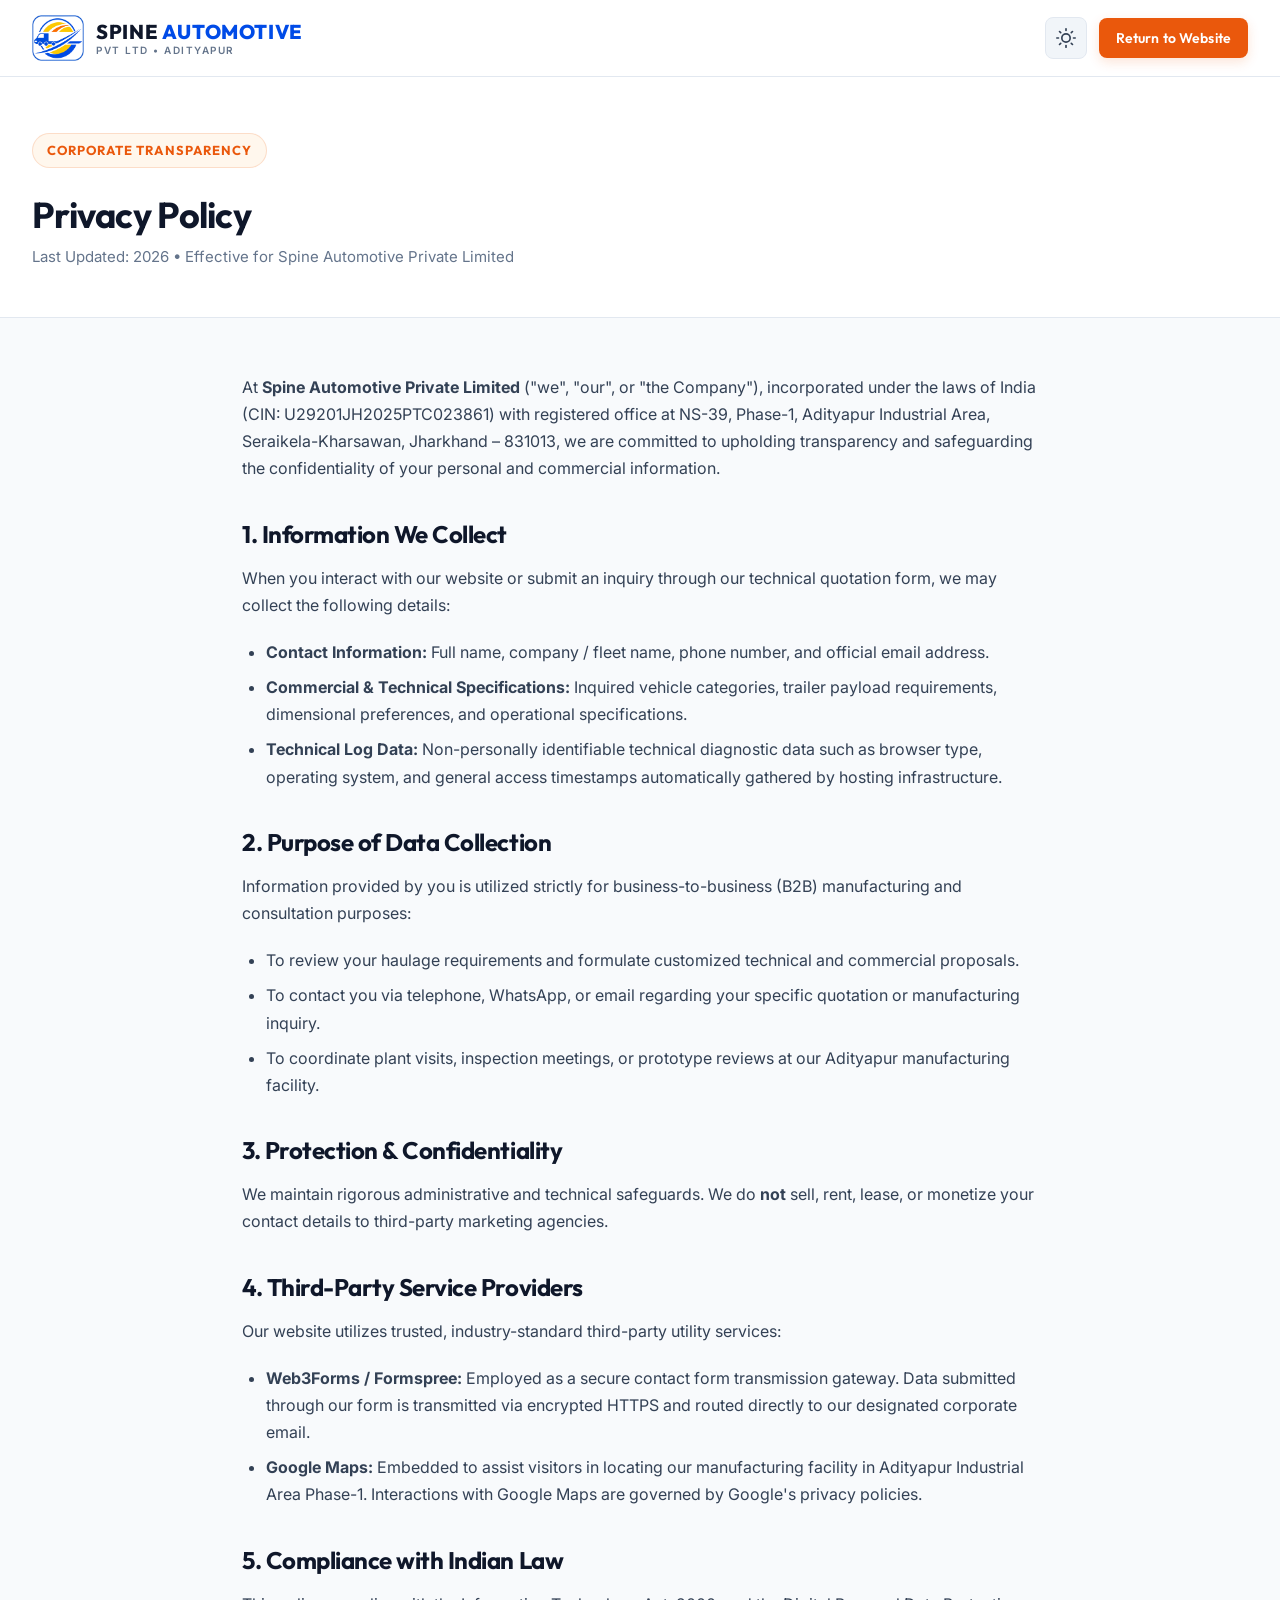
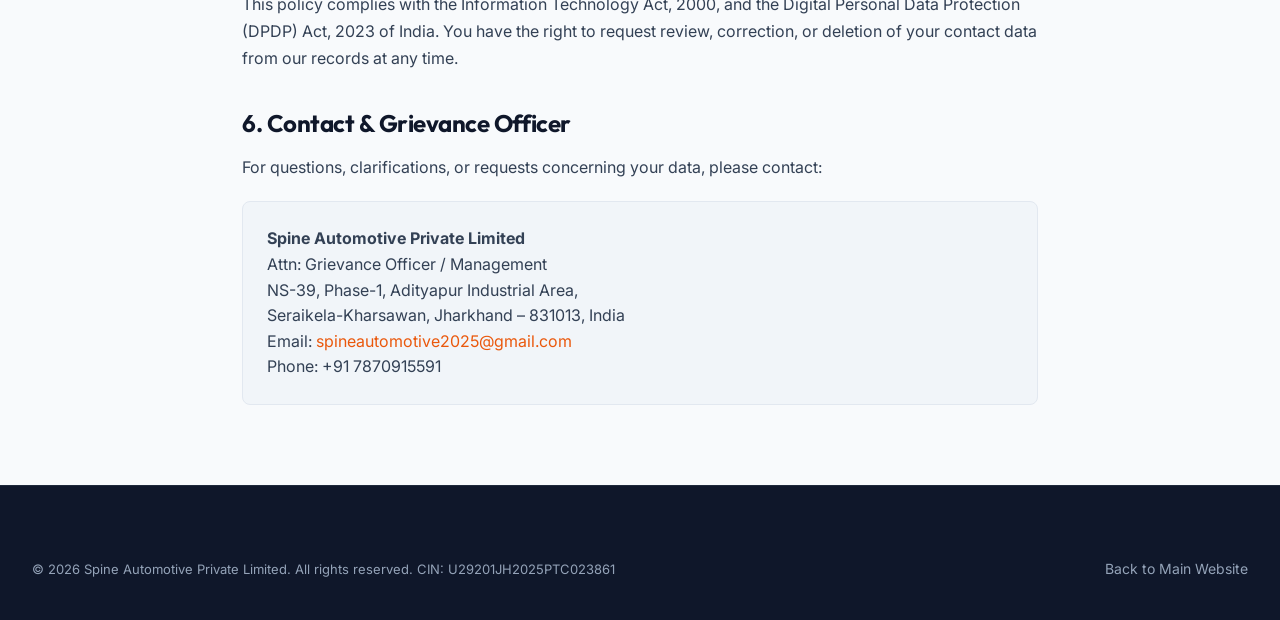
<file: privacy.html>
<!DOCTYPE html>
<html lang="en">
<head>
  <meta charset="UTF-8">
  <meta name="viewport" content="width=device-width, initial-scale=1.0">
  <title>Privacy Policy | Spine Automotive Private Limited</title>
  
  <meta name="description" content="Privacy Policy for Spine Automotive Private Limited (CIN: U29201JH2025PTC023861). Understand how we handle contact and technical quote inquiries.">
  <meta name="robots" content="noindex, follow">
  <link rel="canonical" href="https://spineautomotive.com/privacy.html">

  <link rel="icon" type="image/svg+xml" href="assets/images/favicon.svg">

  <link rel="preconnect" href="https://fonts.googleapis.com">
  <link rel="preconnect" href="https://fonts.gstatic.com" crossorigin>
  <link href="https://fonts.googleapis.com/css2?family=Inter:wght@400;500;600;700&family=Outfit:wght@500;600;700;800&display=swap" rel="stylesheet">

  <link rel="stylesheet" href="assets/css/style.css">
</head>
<body>

  <!-- Site Header -->
  <header class="site-header">
    <div class="container header-container">
      <a href="index.html" class="brand-link hero-logo" aria-label="Spine Automotive Home">
        <img src="assets/images/spine_automotive_logo_transparent.png" alt="Spine Automotive Private Limited Logo" class="brand-emblem hero-logo-img" width="50" height="44">
        <div class="brand-info">
          <span class="brand-name">SPINE <span class="brand-name-accent">AUTOMOTIVE</span></span>
          <span class="brand-tagline">PVT LTD &bull; ADITYAPUR</span>
        </div>
      </a>

      <div class="header-actions">
        <button class="theme-toggle-btn" id="themeToggleBtn" type="button" aria-label="Switch between light and dark mode">
          <svg class="icon-sun" width="20" height="20" viewBox="0 0 24 24" fill="none" stroke="currentColor" stroke-width="2" stroke-linecap="round" stroke-linejoin="round">
            <circle cx="12" cy="12" r="5"></circle>
            <line x1="12" y1="1" x2="12" y2="3"></line>
            <line x1="12" y1="21" x2="12" y2="23"></line>
            <line x1="4.22" y1="4.22" x2="5.64" y2="5.64"></line>
            <line x1="18.36" y1="18.36" x2="19.78" y2="19.78"></line>
            <line x1="1" y1="12" x2="3" y2="12"></line>
            <line x1="21" y1="12" x2="23" y2="12"></line>
            <line x1="4.22" y1="19.78" x2="5.64" y2="18.36"></line>
            <line x1="18.36" y1="5.64" x2="19.78" y2="4.22"></line>
          </svg>
          <svg class="icon-moon" width="20" height="20" viewBox="0 0 24 24" fill="none" stroke="currentColor" stroke-width="2" stroke-linecap="round" stroke-linejoin="round">
            <path d="M21 12.79A9 9 0 1 1 11.21 3 7 7 0 0 0 21 12.79z"></path>
          </svg>
        </button>
        <a href="index.html#contact" class="btn btn-primary btn-sm">Return to Website</a>
      </div>
    </div>
  </header>

  <!-- Legal Header -->
  <div class="legal-header">
    <div class="container">
      <span class="section-badge">Corporate Transparency</span>
      <h1 style="font-size: 2.25rem; margin-top: 0.5rem; margin-bottom: 0.5rem;">Privacy Policy</h1>
      <p style="color: var(--text-muted); font-size: 0.9375rem;">
        Last Updated: 2026 &bull; Effective for Spine Automotive Private Limited
      </p>
    </div>
  </div>

  <!-- Legal Body Content -->
  <main class="container legal-content-wrap">
    <p>
      At <strong>Spine Automotive Private Limited</strong> ("we", "our", or "the Company"), incorporated under the laws of India 
      (CIN: U29201JH2025PTC023861) with registered office at NS-39, Phase-1, Adityapur Industrial Area, Seraikela-Kharsawan, 
      Jharkhand – 831013, we are committed to upholding transparency and safeguarding the confidentiality of your personal 
      and commercial information.
    </p>

    <h2>1. Information We Collect</h2>
    <p>
      When you interact with our website or submit an inquiry through our technical quotation form, we may collect the following details:
    </p>
    <ul>
      <li><strong>Contact Information:</strong> Full name, company / fleet name, phone number, and official email address.</li>
      <li><strong>Commercial &amp; Technical Specifications:</strong> Inquired vehicle categories, trailer payload requirements, dimensional preferences, and operational specifications.</li>
      <li><strong>Technical Log Data:</strong> Non-personally identifiable technical diagnostic data such as browser type, operating system, and general access timestamps automatically gathered by hosting infrastructure.</li>
    </ul>

    <h2>2. Purpose of Data Collection</h2>
    <p>
      Information provided by you is utilized strictly for business-to-business (B2B) manufacturing and consultation purposes:
    </p>
    <ul>
      <li>To review your haulage requirements and formulate customized technical and commercial proposals.</li>
      <li>To contact you via telephone, WhatsApp, or email regarding your specific quotation or manufacturing inquiry.</li>
      <li>To coordinate plant visits, inspection meetings, or prototype reviews at our Adityapur manufacturing facility.</li>
    </ul>

    <h2>3. Protection &amp; Confidentiality</h2>
    <p>
      We maintain rigorous administrative and technical safeguards. We do <strong>not</strong> sell, rent, lease, or monetize your contact details to third-party marketing agencies.
    </p>

    <h2>4. Third-Party Service Providers</h2>
    <p>
      Our website utilizes trusted, industry-standard third-party utility services:
    </p>
    <ul>
      <li><strong>Web3Forms / Formspree:</strong> Employed as a secure contact form transmission gateway. Data submitted through our form is transmitted via encrypted HTTPS and routed directly to our designated corporate email.</li>
      <li><strong>Google Maps:</strong> Embedded to assist visitors in locating our manufacturing facility in Adityapur Industrial Area Phase-1. Interactions with Google Maps are governed by Google's privacy policies.</li>
    </ul>

    <h2>5. Compliance with Indian Law</h2>
    <p>
      This policy complies with the Information Technology Act, 2000, and the Digital Personal Data Protection (DPDP) Act, 2023 of India. 
      You have the right to request review, correction, or deletion of your contact data from our records at any time.
    </p>

    <h2>6. Contact &amp; Grievance Officer</h2>
    <p>
      For questions, clarifications, or requests concerning your data, please contact:
    </p>
    <div style="background-color: var(--bg-surface-elevated); padding: 1.5rem; border-radius: var(--radius-md); border: 1px solid var(--border-color); margin-top: 1rem;">
      <strong>Spine Automotive Private Limited</strong><br>
      Attn: Grievance Officer / Management<br>
      NS-39, Phase-1, Adityapur Industrial Area,<br>
      Seraikela-Kharsawan, Jharkhand – 831013, India<br>
      Email: <a href="mailto:spineautomotive2025@gmail.com">spineautomotive2025@gmail.com</a><br>
      Phone: +91 7870915591
    </div>
  </main>

  <!-- Footer -->
  <footer class="site-footer">
    <div class="container footer-bottom" style="border: 0; padding-top: 0;">
      <div>&copy; 2026 Spine Automotive Private Limited. All rights reserved. CIN: U29201JH2025PTC023861</div>
      <div class="footer-legal-links">
        <a href="index.html" class="footer-link">Back to Main Website</a>
      </div>
    </div>
  </footer>

  <script src="assets/js/main.js"></script>
</body>
</html>
</file>
<file: assets/css/style.css>
/* ==========================================================================
   SPINE AUTOMOTIVE PRIVATE LIMITED - CORPORATE STYLESHEET
   Industry: Manufacture of motor vehicles, trailers and semi-trailers
   Location: Adityapur Industrial Area, Jharkhand, India
   Design: Industrial Precision, Mobile-First, Light/Dark Modes, WCAG AA
   ========================================================================== */

/* --------------------------------------------------------------------------
   1. CSS Custom Properties / Design Tokens
   -------------------------------------------------------------------------- */
:root {
  /* Brand Typography */
  --font-heading: 'Outfit', -apple-system, BlinkMacSystemFont, 'Segoe UI', Roboto, sans-serif;
  --font-body: 'Inter', -apple-system, BlinkMacSystemFont, 'Segoe UI', Roboto, sans-serif;

  /* Color Palette - Light Mode Default */
  --bg-primary: #F8FAFC;
  --bg-surface: #FFFFFF;
  --bg-surface-elevated: #F1F5F9;
  --bg-surface-subtle: #E2E8F0;
  --bg-card: #FFFFFF;
  
  --text-primary: #0F172A;
  --text-secondary: #334155;
  --text-muted: #64748B;
  --text-inverse: #FFFFFF;

  --border-color: #E2E8F0;
  --border-subtle: #F1F5F9;
  --border-focus: #EA580C;

  /* Accent: Engineering Safety Amber / Orange */
  --accent-primary: #EA580C;
  --accent-hover: #C2410C;
  --accent-active: #9A3412;
  --accent-subtle: #FFF7ED;
  --accent-glow: rgba(234, 88, 12, 0.16);

  /* Corporate Brand Colors matching Spine Automotive Logo */
  --brand-blue: #004BE7;
  --brand-blue-hover: #003ECC;
  --brand-blue-glow: rgba(0, 75, 231, 0.2);
  --brand-gold: #FEC902;

  /* Industrial Steel Tones */
  --steel-dark: #0F172A;
  --steel-slate: #1E293B;
  --steel-gray: #475569;
  --steel-blue: #0284C7;

  /* Functional Status */
  --status-success: #15803D;
  --status-warning: #B45309;
  --status-info: #0369A1;
  --status-badge-bg: #FEF3C7;
  --status-badge-text: #92400E;

  /* Navigation & Chrome */
  --header-bg: rgba(255, 255, 255, 0.92);
  --header-border: #E2E8F0;
  --header-height: 76px;

  /* Shadows */
  --shadow-sm: 0 1px 2px 0 rgba(15, 23, 42, 0.05);
  --shadow-md: 0 4px 6px -1px rgba(15, 23, 42, 0.08), 0 2px 4px -2px rgba(15, 23, 42, 0.05);
  --shadow-lg: 0 10px 15px -3px rgba(15, 23, 42, 0.08), 0 4px 6px -4px rgba(15, 23, 42, 0.05);
  --shadow-xl: 0 20px 25px -5px rgba(15, 23, 42, 0.1), 0 8px 10px -6px rgba(15, 23, 42, 0.08);

  /* Transitions */
  --transition-fast: 150ms cubic-bezier(0.4, 0, 0.2, 1);
  --transition-normal: 250ms cubic-bezier(0.4, 0, 0.2, 1);
  --transition-slow: 400ms cubic-bezier(0.4, 0, 0.2, 1);

  /* Radii */
  --radius-sm: 4px;
  --radius-md: 8px;
  --radius-lg: 12px;
  --radius-xl: 16px;
  --radius-full: 9999px;

  /* Container width */
  --max-width: 1280px;
}

/* --------------------------------------------------------------------------
   2. Dark Mode Overrides
   -------------------------------------------------------------------------- */
[data-theme="dark"] {
  --bg-primary: #070B14;
  --bg-surface: #0F172A;
  --bg-surface-elevated: #1E293B;
  --bg-surface-subtle: #27354A;
  --bg-card: #0F172A;

  --text-primary: #F8FAFC;
  --text-secondary: #CBD5E1;
  --text-muted: #8292A6;
  --text-inverse: #070B14;

  --border-color: #1E293B;
  --border-subtle: #141D2E;
  --border-focus: #F97316;

  --accent-primary: #F97316;
  --accent-hover: #FB923C;
  --accent-active: #EA580C;
  --accent-subtle: rgba(249, 115, 22, 0.12);
  --accent-glow: rgba(249, 115, 22, 0.25);

  /* Brand Blue in Dark Mode (High contrast electric blue) */
  --brand-blue: #3B82F6;
  --brand-blue-hover: #60A5FA;
  --brand-blue-glow: rgba(59, 130, 246, 0.25);

  --status-badge-bg: rgba(245, 158, 11, 0.18);
  --status-badge-text: #FBBF24;

  --header-bg: rgba(11, 15, 25, 0.94);
  --header-border: #1E293B;

  --shadow-sm: 0 1px 2px 0 rgba(0, 0, 0, 0.4);
  --shadow-md: 0 4px 6px -1px rgba(0, 0, 0, 0.45);
  --shadow-lg: 0 10px 15px -3px rgba(0, 0, 0, 0.5);
  --shadow-xl: 0 20px 25px -5px rgba(0, 0, 0, 0.6);
}

/* --------------------------------------------------------------------------
   3. Reset & Base Styles
   -------------------------------------------------------------------------- */
*, *::before, *::after {
  box-sizing: border-box;
  margin: 0;
  padding: 0;
}

html {
  font-size: 16px;
  scroll-behavior: smooth;
  scroll-padding-top: calc(var(--header-height) + 16px);
  -webkit-text-size-adjust: 100%;
}

body {
  font-family: var(--font-body);
  color: var(--text-secondary);
  background-color: var(--bg-primary);
  line-height: 1.6;
  -webkit-font-smoothing: antialiased;
  -moz-osx-font-smoothing: grayscale;
  transition: background-color var(--transition-normal), color var(--transition-normal);
  overflow-x: hidden;
}

h1, h2, h3, h4, h5, h6 {
  font-family: var(--font-heading);
  color: var(--text-primary);
  line-height: 1.25;
  font-weight: 700;
  letter-spacing: -0.02em;
}

p {
  margin-bottom: 1rem;
}

p:last-child {
  margin-bottom: 0;
}

a {
  color: var(--accent-primary);
  text-decoration: none;
  transition: color var(--transition-fast);
}

a:hover {
  color: var(--accent-hover);
}

img, svg {
  display: block;
  max-width: 100%;
  height: auto;
}

button, input, select, textarea {
  font: inherit;
  color: inherit;
}

/* Accessibility Focus Ring */
:focus-visible {
  outline: 2px solid var(--border-focus);
  outline-offset: 3px;
}

/* Skip link for accessibility */
.skip-link {
  position: absolute;
  top: -100px;
  left: 1rem;
  background: var(--accent-primary);
  color: #FFFFFF;
  padding: 0.75rem 1.25rem;
  z-index: 9999;
  border-radius: var(--radius-md);
  font-weight: 600;
  transition: top var(--transition-fast);
}

.skip-link:focus {
  top: 1rem;
}

/* --------------------------------------------------------------------------
   4. Layout Containers & Utility Classes
   -------------------------------------------------------------------------- */
.container {
  width: 100%;
  max-width: var(--max-width);
  margin-left: auto;
  margin-right: auto;
  padding-left: 1.25rem;
  padding-right: 1.25rem;
}

@media (min-width: 768px) {
  .container {
    padding-left: 2rem;
    padding-right: 2rem;
  }
}

.section {
  padding-top: 4.5rem;
  padding-bottom: 4.5rem;
}

@media (min-width: 1024px) {
  .section {
    padding-top: 6rem;
    padding-bottom: 6rem;
  }
}

.section-bg-surface {
  background-color: var(--bg-surface);
}

.section-bg-elevated {
  background-color: var(--bg-surface-elevated);
}

.section-header {
  text-align: center;
  max-width: 740px;
  margin: 0 auto 3.5rem auto;
}

.section-badge {
  display: inline-flex;
  align-items: center;
  gap: 0.5rem;
  background-color: var(--accent-subtle);
  color: var(--accent-primary);
  font-family: var(--font-heading);
  font-size: 0.8125rem;
  font-weight: 700;
  text-transform: uppercase;
  letter-spacing: 0.08em;
  padding: 0.375rem 0.875rem;
  border-radius: var(--radius-full);
  margin-bottom: 1rem;
  border: 1px solid var(--accent-glow);
}

.section-title {
  font-size: 2rem;
  margin-bottom: 1rem;
}

@media (min-width: 768px) {
  .section-title {
    font-size: 2.5rem;
  }
}

.section-subtitle {
  font-size: 1.0625rem;
  color: var(--text-muted);
  line-height: 1.6;
}

/* Buttons */
.btn {
  display: inline-flex;
  align-items: center;
  justify-content: center;
  gap: 0.5rem;
  padding: 0.75rem 1.5rem;
  font-family: var(--font-heading);
  font-size: 0.9375rem;
  font-weight: 600;
  letter-spacing: 0.01em;
  border-radius: var(--radius-md);
  border: 1px solid transparent;
  cursor: pointer;
  transition: all var(--transition-fast);
  text-decoration: none;
  white-space: nowrap;
}

.btn-primary {
  background-color: var(--accent-primary);
  color: #FFFFFF;
  box-shadow: 0 4px 12px var(--accent-glow);
}

.btn-primary:hover {
  background-color: var(--accent-hover);
  color: #FFFFFF;
  transform: translateY(-1px);
  box-shadow: 0 6px 16px var(--accent-glow);
}

.btn-secondary {
  background-color: var(--bg-surface-elevated);
  color: var(--text-primary);
  border-color: var(--border-color);
}

.btn-secondary:hover {
  background-color: var(--bg-surface-subtle);
  border-color: var(--text-muted);
  color: var(--text-primary);
  transform: translateY(-1px);
}

.btn-outline {
  background-color: transparent;
  color: var(--text-primary);
  border-color: var(--border-color);
}

.btn-outline:hover {
  border-color: var(--accent-primary);
  color: var(--accent-primary);
  background-color: var(--accent-subtle);
}

.btn-lg {
  padding: 0.9375rem 2rem;
  font-size: 1.0625rem;
}

.btn-sm {
  padding: 0.5rem 1rem;
  font-size: 0.875rem;
}

.btn-whatsapp {
  background-color: #25D366;
  color: #FFFFFF;
}

.btn-whatsapp:hover {
  background-color: #20BA5A;
  color: #FFFFFF;
}

/* --------------------------------------------------------------------------
   5. Site Header & Navigation
   -------------------------------------------------------------------------- */
.site-header {
  position: sticky;
  top: 0;
  left: 0;
  right: 0;
  z-index: 1000;
  background-color: var(--header-bg);
  backdrop-filter: blur(12px);
  -webkit-backdrop-filter: blur(12px);
  border-bottom: 1px solid var(--header-border);
  transition: background-color var(--transition-normal), border-color var(--transition-normal);
}

.header-container {
  display: flex;
  align-items: center;
  justify-content: space-between;
  gap: 1.25rem;
  height: var(--header-height);
}

/* Brand Wordmark & Hero Logo */
.brand-link,
.hero-logo {
  display: flex;
  align-items: center;
  gap: 0.75rem;
  text-decoration: none;
  flex-shrink: 0;
  transition: opacity var(--transition-fast);
}

.brand-link:hover,
.hero-logo:hover {
  opacity: 0.94;
}

.brand-emblem,
.hero-logo-img {
  width: auto;
  height: 44px;
  max-height: 46px;
  object-fit: contain;
  flex-shrink: 0;
  transition: transform var(--transition-fast);
}

.brand-link:hover .brand-emblem,
.hero-logo:hover .hero-logo-img {
  transform: scale(1.03);
}

.brand-info {
  display: flex;
  flex-direction: column;
  justify-content: center;
  flex-shrink: 0;
}

.brand-name {
  font-family: var(--font-heading);
  font-size: 1.1875rem;
  font-weight: 800;
  letter-spacing: 0.03em;
  color: var(--text-primary);
  line-height: 1.15;
  white-space: nowrap;
}

@media (min-width: 1280px) {
  .brand-name {
    font-size: 1.25rem;
  }
  .brand-emblem,
  .hero-logo-img {
    height: 46px;
  }
}

.brand-name span,
.brand-name-accent {
  color: var(--brand-blue);
  font-weight: 800;
  transition: color var(--transition-fast);
}

.brand-tagline {
  font-family: var(--font-body);
  font-size: 0.625rem;
  font-weight: 600;
  letter-spacing: 0.15em;
  text-transform: uppercase;
  color: var(--text-muted);
  line-height: 1.2;
  margin-top: 1px;
  white-space: nowrap;
}

/* Hero Badge Pill with Logo */
.hero-brand-pill {
  display: inline-flex;
  align-items: center;
  gap: 0.5rem;
}

.hero-class-logo {
  width: auto;
  height: 18px;
  max-height: 20px;
  object-fit: contain;
  vertical-align: middle;
  flex-shrink: 0;
}

.footer-brand-logo {
  width: auto;
  height: 38px;
  max-height: 40px;
  object-fit: contain;
  flex-shrink: 0;
}

.footer-col-brand .brand-name-accent {
  color: #38BDF8;
}

/* Desktop Navigation */
.nav-desktop {
  display: none;
}

@media (min-width: 1024px) {
  .nav-desktop {
    display: flex;
    align-items: center;
    gap: 1.125rem;
    flex-shrink: 1;
  }
}

@media (min-width: 1280px) {
  .nav-desktop {
    gap: 1.625rem;
  }
}

.nav-link {
  font-family: var(--font-heading);
  font-size: 0.875rem;
  font-weight: 600;
  color: var(--text-secondary);
  position: relative;
  padding: 0.5rem 0;
  white-space: nowrap;
  transition: color var(--transition-fast);
}

@media (min-width: 1280px) {
  .nav-link {
    font-size: 0.9375rem;
  }
}

.nav-link:hover,
.nav-link.active {
  color: var(--accent-primary);
}

.nav-link.active::after {
  content: '';
  position: absolute;
  bottom: 0;
  left: 0;
  right: 0;
  height: 2px;
  background-color: var(--accent-primary);
  border-radius: var(--radius-full);
}

/* Header Action Controls */
.header-actions {
  display: flex;
  align-items: center;
  gap: 0.75rem;
  flex-shrink: 0;
}

/* Theme Toggle Button */
.theme-toggle-btn {
  background: var(--bg-surface-elevated);
  border: 1px solid var(--border-color);
  color: var(--text-secondary);
  width: 42px;
  height: 42px;
  border-radius: var(--radius-md);
  display: flex;
  align-items: center;
  justify-content: center;
  cursor: pointer;
  transition: all var(--transition-fast);
}

.theme-toggle-btn:hover {
  color: var(--accent-primary);
  border-color: var(--accent-primary);
}

.theme-toggle-btn .icon-moon {
  display: none;
}

[data-theme="dark"] .theme-toggle-btn .icon-sun {
  display: none;
}

[data-theme="dark"] .theme-toggle-btn .icon-moon {
  display: block;
}

/* Mobile Hamburger Toggle */
.mobile-nav-toggle {
  display: flex;
  flex-direction: column;
  justify-content: center;
  align-items: center;
  gap: 5px;
  width: 42px;
  height: 42px;
  background: var(--bg-surface-elevated);
  border: 1px solid var(--border-color);
  border-radius: var(--radius-md);
  cursor: pointer;
  padding: 8px;
}

@media (min-width: 1024px) {
  .mobile-nav-toggle {
    display: none;
  }
}

.mobile-nav-toggle span {
  display: block;
  width: 22px;
  height: 2px;
  background-color: var(--text-primary);
  border-radius: 2px;
  transition: transform var(--transition-fast), opacity var(--transition-fast);
}

.mobile-nav-toggle.open span:nth-child(1) {
  transform: translateY(7px) rotate(45deg);
}

.mobile-nav-toggle.open span:nth-child(2) {
  opacity: 0;
}

.mobile-nav-toggle.open span:nth-child(3) {
  transform: translateY(-7px) rotate(-45deg);
}

/* Responsive visibility utilities & mobile header adjustments */
@media (max-width: 1023px) {
  .d-none-mobile {
    display: none !important;
  }
  
  .header-container {
    padding-left: 0.875rem;
    padding-right: 0.875rem;
    gap: 0.5rem;
  }
  
  .brand-link,
  .hero-logo {
    gap: 0.5rem;
  }
  
  .brand-emblem,
  .hero-logo-img {
    height: 35px;
    max-height: 36px;
  }
  
  .brand-name {
    font-size: 0.9375rem;
    letter-spacing: 0.02em;
  }
  
  .brand-tagline {
    font-size: 0.53125rem;
    letter-spacing: 0.1em;
  }
  
  .header-actions {
    gap: 0.375rem;
  }
  
  .theme-toggle-btn {
    width: 35px;
    height: 35px;
  }
  
  .theme-toggle-btn svg {
    width: 17px;
    height: 17px;
  }
  
  .mobile-nav-toggle {
    width: 35px;
    height: 35px;
    padding: 6px;
    gap: 4px;
  }
  
  .mobile-nav-toggle span {
    width: 18px;
  }
}

/* Mobile Drawer */
.mobile-nav-drawer {
  display: none;
  position: absolute;
  top: 100%;
  left: 0;
  right: 0;
  background-color: var(--bg-surface);
  border-bottom: 1px solid var(--border-color);
  box-shadow: var(--shadow-xl);
  padding: 1.5rem 1.25rem 2rem;
  flex-direction: column;
  gap: 1rem;
}

.mobile-nav-drawer.open {
  display: flex;
}

@media (min-width: 1024px) {
  .mobile-nav-drawer {
    display: none !important;
  }
}

.mobile-nav-link {
  font-family: var(--font-heading);
  font-size: 1.125rem;
  font-weight: 600;
  color: var(--text-primary);
  padding: 0.75rem 0.5rem;
  border-bottom: 1px solid var(--border-subtle);
}

.mobile-nav-link:hover {
  color: var(--accent-primary);
}

/* --------------------------------------------------------------------------
   6. Hero Section
   -------------------------------------------------------------------------- */
.hero-section {
  position: relative;
  padding-top: 3.5rem;
  padding-bottom: 5rem;
  overflow: hidden;
  background: radial-gradient(circle at 10% 20%, var(--accent-subtle) 0%, transparent 40%),
              radial-gradient(circle at 90% 80%, rgba(15, 23, 42, 0.04) 0%, transparent 40%);
}

@media (min-width: 1024px) {
  .hero-section {
    padding-top: 5.5rem;
    padding-bottom: 7rem;
  }
}

.hero-grid {
  display: grid;
  grid-template-columns: minmax(0, 1fr);
  gap: 2.5rem;
  align-items: center;
}

@media (min-width: 1024px) {
  .hero-grid {
    grid-template-columns: 1.15fr 0.85fr;
    gap: 3.5rem;
  }
}

.hero-badge-wrap {
  display: flex;
  flex-wrap: wrap;
  align-items: center;
  gap: 0.75rem;
  margin-bottom: 1.5rem;
}

.hero-badge-cin {
  font-family: var(--font-heading);
  font-size: 0.75rem;
  font-weight: 700;
  background-color: var(--bg-surface-elevated);
  color: var(--text-muted);
  border: 1px solid var(--border-color);
  padding: 0.25rem 0.625rem;
  border-radius: var(--radius-sm);
  letter-spacing: 0.04em;
}

/* Grid overflow protection for mobile-first robustness */
.hero-grid > *,
.about-grid > *,
.product-grid > *,
.capabilities-flow > *,
.value-points-grid > *,
.industry-grid > *,
.quality-grid > *,
.contact-grid > *,
.footer-grid > * {
  min-width: 0;
  max-width: 100%;
}

.hero-schematic-card,
.product-card,
.contact-card-box,
.plant-highlight-banner {
  max-width: 100%;
  overflow: hidden;
}

.hero-title {
  font-size: 2rem;
  line-height: 1.15;
  margin-bottom: 1.5rem;
  color: var(--text-primary);
  word-break: break-word;
}

@media (min-width: 768px) {
  .hero-title {
    font-size: 3.25rem;
  }
}

@media (min-width: 1200px) {
  .hero-title {
    font-size: 3.75rem;
  }
}

.hero-title .text-gradient {
  background: linear-gradient(135deg, var(--accent-primary) 0%, #F59E0B 100%);
  -webkit-background-clip: text;
  -webkit-text-fill-color: transparent;
}

.hero-subtext {
  font-size: 1.125rem;
  line-height: 1.7;
  color: var(--text-secondary);
  margin-bottom: 2.25rem;
  max-width: 620px;
}

.hero-cta-group {
  display: flex;
  flex-direction: column;
  gap: 1rem;
  margin-bottom: 3rem;
}

@media (min-width: 480px) {
  .hero-cta-group {
    flex-direction: row;
    align-items: center;
  }
}

/* Hero Trust Strip */
.hero-trust-strip {
  display: grid;
  grid-template-columns: repeat(2, 1fr);
  gap: 1rem;
  padding-top: 2rem;
  border-top: 1px solid var(--border-color);
}

@media (min-width: 640px) {
  .hero-trust-strip {
    grid-template-columns: repeat(3, 1fr);
  }
}

.trust-item {
  display: flex;
  flex-direction: column;
}

.trust-label {
  font-family: var(--font-heading);
  font-size: 0.75rem;
  font-weight: 700;
  text-transform: uppercase;
  letter-spacing: 0.05em;
  color: var(--text-muted);
  margin-bottom: 0.25rem;
}

.trust-value {
  font-size: 0.9375rem;
  font-weight: 700;
  color: var(--text-primary);
}

/* Hero Blueprint Visual Card */
.hero-schematic-card {
  position: relative;
  background-color: var(--bg-surface);
  border: 1px solid var(--border-color);
  border-radius: var(--radius-xl);
  overflow: hidden;
  box-shadow: var(--shadow-xl);
  transition: transform var(--transition-normal), box-shadow var(--transition-normal);
}

.hero-schematic-card:hover {
  box-shadow: 0 25px 35px -5px rgba(15, 23, 42, 0.15);
}

.schematic-header {
  display: flex;
  align-items: center;
  justify-content: space-between;
  padding: 0.875rem 1.25rem;
  background-color: var(--bg-surface-elevated);
  border-bottom: 1px solid var(--border-color);
  font-family: var(--font-heading);
  font-size: 0.8125rem;
  font-weight: 700;
  gap: 0.5rem;
}

.schematic-status {
  display: inline-flex;
  align-items: center;
  gap: 0.375rem;
  color: var(--accent-primary);
}

.status-dot {
  width: 8px;
  height: 8px;
  background-color: var(--accent-primary);
  border-radius: 50%;
  animation: pulseDot 2s infinite ease-in-out;
}

@keyframes pulseDot {
  0% { transform: scale(0.9); opacity: 0.8; }
  50% { transform: scale(1.3); opacity: 1; }
  100% { transform: scale(0.9); opacity: 0.8; }
}

.schematic-img-wrap {
  position: relative;
  background-color: #0F172A;
  padding: 1rem;
}

.schematic-footer {
  padding: 1rem 1.25rem;
  background-color: var(--bg-surface);
  display: flex;
  align-items: center;
  justify-content: space-between;
  font-size: 0.8125rem;
  color: var(--text-muted);
}

/* --------------------------------------------------------------------------
   7. About Us Section
   -------------------------------------------------------------------------- */
.about-grid {
  display: grid;
  grid-template-columns: minmax(0, 1fr);
  gap: 3rem;
  align-items: center;
}

@media (min-width: 1024px) {
  .about-grid {
    grid-template-columns: 1fr 1fr;
    gap: 4rem;
  }
}

.about-content-left h3 {
  font-size: 1.75rem;
  margin-bottom: 1.25rem;
}

.about-lead {
  font-size: 1.125rem;
  color: var(--text-primary);
  font-weight: 500;
  line-height: 1.7;
  margin-bottom: 1.5rem;
}

.about-feature-list {
  list-style: none;
  margin: 1.75rem 0;
  display: flex;
  flex-direction: column;
  gap: 1rem;
}

.about-feature-item {
  display: flex;
  align-items: flex-start;
  gap: 0.75rem;
}

.about-feature-icon {
  width: 22px;
  height: 22px;
  color: var(--accent-primary);
  flex-shrink: 0;
  margin-top: 2px;
}

.about-stat-cards {
  display: grid;
  grid-template-columns: minmax(0, 1fr);
  gap: 1.25rem;
}

@media (min-width: 480px) {
  .about-stat-cards {
    grid-template-columns: repeat(2, 1fr);
  }
}

.stat-box {
  background-color: var(--bg-surface);
  border: 1px solid var(--border-color);
  border-radius: var(--radius-lg);
  padding: 1.75rem 1.5rem;
  transition: transform var(--transition-fast), border-color var(--transition-fast);
}

.stat-box:hover {
  transform: translateY(-3px);
  border-color: var(--accent-primary);
}

.stat-box-icon {
  width: 36px;
  height: 36px;
  color: var(--accent-primary);
  margin-bottom: 1rem;
}

.stat-box-title {
  font-size: 1.125rem;
  margin-bottom: 0.5rem;
}

.stat-box-desc {
  font-size: 0.875rem;
  color: var(--text-muted);
  line-height: 1.5;
}

/* --------------------------------------------------------------------------
   8. Products & Services Section
   -------------------------------------------------------------------------- */
.product-grid {
  display: grid;
  grid-template-columns: minmax(0, 1fr);
  gap: 2rem;
}

@media (min-width: 768px) {
  .product-grid {
    grid-template-columns: repeat(2, 1fr);
  }
}

.product-card {
  background-color: var(--bg-surface);
  border: 1px solid var(--border-color);
  border-radius: var(--radius-xl);
  overflow: hidden;
  box-shadow: var(--shadow-md);
  display: flex;
  flex-direction: column;
  transition: transform var(--transition-normal), box-shadow var(--transition-normal), border-color var(--transition-normal);
}

.product-card:hover {
  transform: translateY(-4px);
  box-shadow: var(--shadow-xl);
  border-color: var(--accent-primary);
}

.product-media {
  position: relative;
  background-color: #0F172A;
  aspect-ratio: 16 / 9;
  overflow: hidden;
}

.product-media img {
  width: 100%;
  height: 100%;
  object-fit: cover;
  transition: transform var(--transition-slow);
}

.product-card:hover .product-media img {
  transform: scale(1.02);
}

.product-category-tag {
  position: absolute;
  top: 1rem;
  left: 1rem;
  background-color: rgba(15, 23, 42, 0.85);
  color: #FFFFFF;
  backdrop-filter: blur(4px);
  font-family: var(--font-heading);
  font-size: 0.6875rem;
  font-weight: 700;
  text-transform: uppercase;
  letter-spacing: 0.08em;
  padding: 0.3125rem 0.625rem;
  border-radius: var(--radius-sm);
  border: 1px solid rgba(255, 255, 255, 0.15);
}

.product-body {
  padding: 1.75rem;
  display: flex;
  flex-direction: column;
  flex-grow: 1;
}

.product-title {
  font-size: 1.375rem;
  margin-bottom: 0.75rem;
}

.product-desc {
  font-size: 0.9375rem;
  color: var(--text-secondary);
  line-height: 1.6;
  margin-bottom: 1.25rem;
}

.product-specs-table {
  width: 100%;
  border-collapse: collapse;
  margin-top: auto;
  margin-bottom: 1.5rem;
  font-size: 0.8125rem;
}

.product-specs-table tr {
  border-bottom: 1px solid var(--border-subtle);
}

.product-specs-table td {
  padding: 0.5rem 0;
}

.product-specs-table td:first-child {
  color: var(--text-muted);
  font-weight: 500;
  width: 45%;
}

.product-specs-table td:last-child {
  color: var(--text-primary);
  font-weight: 600;
  text-align: right;
}

.product-actions {
  display: flex;
  gap: 0.75rem;
}

/* --------------------------------------------------------------------------
   9. Manufacturing Capabilities Section
   -------------------------------------------------------------------------- */
.capabilities-flow {
  display: grid;
  grid-template-columns: minmax(0, 1fr);
  gap: 1.5rem;
  margin-bottom: 3.5rem;
}

@media (min-width: 640px) {
  .capabilities-flow {
    grid-template-columns: repeat(2, 1fr);
  }
}

@media (min-width: 1024px) {
  .capabilities-flow {
    grid-template-columns: repeat(4, 1fr);
  }
}

.capability-step {
  background-color: var(--bg-surface);
  border: 1px solid var(--border-color);
  border-radius: var(--radius-lg);
  padding: 1.75rem 1.25rem;
  position: relative;
  display: flex;
  flex-direction: column;
}

.step-number {
  font-family: var(--font-heading);
  font-size: 1.875rem;
  font-weight: 800;
  color: var(--accent-primary);
  opacity: 0.4;
  margin-bottom: 0.75rem;
}

.step-title {
  font-size: 1.125rem;
  margin-bottom: 0.625rem;
}

.step-text {
  font-size: 0.875rem;
  color: var(--text-muted);
  line-height: 1.55;
}

.plant-highlight-banner {
  background-color: var(--bg-surface);
  border: 1px solid var(--border-color);
  border-radius: var(--radius-xl);
  overflow: hidden;
  display: grid;
  grid-template-columns: minmax(0, 1fr);
}

@media (min-width: 1024px) {
  .plant-highlight-banner {
    grid-template-columns: 1fr 1fr;
  }
}

.plant-banner-content {
  padding: 2.5rem 2rem;
  display: flex;
  flex-direction: column;
  justify-content: center;
}

@media (min-width: 768px) {
  .plant-banner-content {
    padding: 3.5rem 3rem;
  }
}

.plant-banner-media {
  background-color: #0F172A;
  min-height: 300px;
}

.plant-banner-media img {
  width: 100%;
  height: 100%;
  object-fit: cover;
}

/* --------------------------------------------------------------------------
   10. Why Choose Us Section
   -------------------------------------------------------------------------- */
.value-points-grid {
  display: grid;
  grid-template-columns: minmax(0, 1fr);
  gap: 1.75rem;
}

@media (min-width: 768px) {
  .value-points-grid {
    grid-template-columns: repeat(2, 1fr);
  }
}

@media (min-width: 1024px) {
  .value-points-grid {
    grid-template-columns: repeat(3, 1fr);
  }
}

.value-card {
  background-color: var(--bg-surface);
  border: 1px solid var(--border-color);
  border-radius: var(--radius-lg);
  padding: 2rem 1.75rem;
  transition: transform var(--transition-fast), border-color var(--transition-fast);
}

.value-card:hover {
  transform: translateY(-4px);
  border-color: var(--accent-primary);
}

.value-icon-wrap {
  width: 52px;
  height: 52px;
  border-radius: var(--radius-md);
  background-color: var(--accent-subtle);
  color: var(--accent-primary);
  display: flex;
  align-items: center;
  justify-content: center;
  margin-bottom: 1.25rem;
}

.value-icon-wrap svg {
  width: 26px;
  height: 26px;
}

.value-title {
  font-size: 1.25rem;
  margin-bottom: 0.75rem;
}

.value-desc {
  font-size: 0.9375rem;
  color: var(--text-muted);
  line-height: 1.6;
}

/* --------------------------------------------------------------------------
   11. Industries Served & Gallery
   -------------------------------------------------------------------------- */
.industry-grid {
  display: grid;
  grid-template-columns: minmax(0, 1fr);
  gap: 1.5rem;
}

@media (min-width: 640px) {
  .industry-grid {
    grid-template-columns: repeat(2, 1fr);
  }
}

@media (min-width: 1024px) {
  .industry-grid {
    grid-template-columns: repeat(4, 1fr);
  }
}

.industry-card {
  background-color: var(--bg-surface);
  border: 1px solid var(--border-color);
  border-radius: var(--radius-lg);
  padding: 2rem 1.5rem;
  text-align: center;
  transition: transform var(--transition-fast), border-color var(--transition-fast);
}

.industry-card:hover {
  transform: translateY(-4px);
  border-color: var(--accent-primary);
}

.industry-icon {
  width: 48px;
  height: 48px;
  margin: 0 auto 1.25rem auto;
  color: var(--accent-primary);
}

.industry-card h4 {
  font-size: 1.125rem;
  margin-bottom: 0.625rem;
}

.industry-card p {
  font-size: 0.875rem;
  color: var(--text-muted);
  line-height: 1.55;
}

/* --------------------------------------------------------------------------
   12. Quality & Compliance Section
   -------------------------------------------------------------------------- */
.quality-grid {
  display: grid;
  grid-template-columns: minmax(0, 1fr);
  gap: 1.75rem;
}

@media (min-width: 768px) {
  .quality-grid {
    grid-template-columns: repeat(3, 1fr);
  }
}

.quality-card {
  background-color: var(--bg-surface);
  border: 1px solid var(--border-color);
  border-radius: var(--radius-lg);
  padding: 2rem 1.75rem;
  display: flex;
  flex-direction: column;
}

.quality-badge-status {
  align-self: flex-start;
  font-family: var(--font-heading);
  font-size: 0.6875rem;
  font-weight: 700;
  text-transform: uppercase;
  letter-spacing: 0.06em;
  padding: 0.25rem 0.625rem;
  border-radius: var(--radius-sm);
  margin-bottom: 1.25rem;
}

.status-active {
  background-color: #DCFCE7;
  color: #166534;
}

.status-pending {
  background-color: var(--status-badge-bg);
  color: var(--status-badge-text);
  border: 1px solid rgba(245, 158, 11, 0.3);
}

.quality-title {
  font-size: 1.25rem;
  margin-bottom: 0.75rem;
}

.quality-desc {
  font-size: 0.9375rem;
  color: var(--text-muted);
  line-height: 1.6;
  margin-bottom: 1.25rem;
}

.quality-note {
  margin-top: auto;
  font-size: 0.8125rem;
  padding-top: 1rem;
  border-top: 1px solid var(--border-subtle);
  color: var(--text-muted);
}

/* --------------------------------------------------------------------------
   13. Contact & Quote Section
   -------------------------------------------------------------------------- */
.contact-grid {
  display: grid;
  grid-template-columns: minmax(0, 1fr);
  gap: 3rem;
}

@media (min-width: 1024px) {
  .contact-grid {
    grid-template-columns: 1.1fr 0.9fr;
    gap: 4rem;
  }
}

.contact-card-box {
  background-color: var(--bg-surface);
  border: 1px solid var(--border-color);
  border-radius: var(--radius-xl);
  padding: 2rem 1.5rem;
  box-shadow: var(--shadow-lg);
}

@media (min-width: 768px) {
  .contact-card-box {
    padding: 3rem 2.5rem;
  }
}

.contact-info-list {
  display: flex;
  flex-direction: column;
  gap: 1.75rem;
  margin-bottom: 2.5rem;
}

.contact-info-item {
  display: flex;
  align-items: flex-start;
  gap: 1rem;
}

.contact-icon-box {
  width: 44px;
  height: 44px;
  border-radius: var(--radius-md);
  background-color: var(--accent-subtle);
  color: var(--accent-primary);
  display: flex;
  align-items: center;
  justify-content: center;
  flex-shrink: 0;
}

.contact-icon-box svg {
  width: 22px;
  height: 22px;
}

.contact-info-text strong {
  display: block;
  font-family: var(--font-heading);
  font-size: 0.875rem;
  color: var(--text-muted);
  text-transform: uppercase;
  letter-spacing: 0.05em;
  margin-bottom: 0.25rem;
}

.contact-info-text p,
.contact-info-text a {
  font-size: 1rem;
  font-weight: 600;
  color: var(--text-primary);
}

.contact-info-text a:hover {
  color: var(--accent-primary);
}

/* Form Styles */
.form-group-row {
  display: grid;
  grid-template-columns: minmax(0, 1fr);
  gap: 1.25rem;
}

@media (min-width: 640px) {
  .form-group-row {
    grid-template-columns: 1fr 1fr;
  }
}

.form-group {
  margin-bottom: 1.25rem;
}

.form-label {
  display: block;
  font-family: var(--font-heading);
  font-size: 0.875rem;
  font-weight: 600;
  color: var(--text-primary);
  margin-bottom: 0.375rem;
}

.form-label .required {
  color: var(--accent-primary);
}

.form-control {
  width: 100%;
  padding: 0.75rem 1rem;
  border: 1px solid var(--border-color);
  background-color: var(--bg-surface-elevated);
  border-radius: var(--radius-md);
  color: var(--text-primary);
  transition: border-color var(--transition-fast), box-shadow var(--transition-fast);
}

.form-control:focus {
  border-color: var(--border-focus);
  background-color: var(--bg-surface);
  box-shadow: 0 0 0 3px var(--accent-glow);
}

textarea.form-control {
  resize: vertical;
  min-height: 120px;
}

.form-note {
  font-size: 0.75rem;
  color: var(--text-muted);
  margin-top: 0.75rem;
}

.form-status-msg {
  display: none;
  padding: 1rem;
  border-radius: var(--radius-md);
  margin-top: 1rem;
  font-size: 0.9375rem;
  font-weight: 500;
}

.form-status-msg.success {
  display: block;
  background-color: #DCFCE7;
  color: #166534;
  border: 1px solid #86EFAC;
}

.form-status-msg.error {
  display: block;
  background-color: #FEE2E2;
  color: #991B1B;
  border: 1px solid #FCA5A5;
}

/* Map Frame */
.map-container {
  width: 100%;
  border-radius: var(--radius-lg);
  overflow: hidden;
  border: 1px solid var(--border-color);
  aspect-ratio: 16 / 9;
  background-color: var(--bg-surface-elevated);
}

.map-container iframe {
  width: 100%;
  height: 100%;
  border: 0;
}

/* --------------------------------------------------------------------------
   14. Site Footer
   -------------------------------------------------------------------------- */
.site-footer {
  background-color: var(--steel-dark);
  color: #94A3B8;
  padding-top: 4.5rem;
  padding-bottom: 2.5rem;
  border-top: 1px solid var(--steel-slate);
}

.footer-grid {
  display: grid;
  grid-template-columns: minmax(0, 1fr);
  gap: 3rem;
  margin-bottom: 3.5rem;
}

@media (min-width: 640px) {
  .footer-grid {
    grid-template-columns: repeat(2, 1fr);
  }
}

@media (min-width: 1024px) {
  .footer-grid {
    grid-template-columns: 1.5fr 1fr 1fr 1.25fr;
  }
}

.footer-col-brand .brand-name {
  color: #FFFFFF;
}

.footer-col-brand p {
  font-size: 0.875rem;
  line-height: 1.6;
  margin-top: 1rem;
  color: #94A3B8;
}

.footer-heading {
  font-family: var(--font-heading);
  font-size: 1rem;
  font-weight: 700;
  text-transform: uppercase;
  letter-spacing: 0.06em;
  color: #F8FAFC;
  margin-bottom: 1.25rem;
}

.footer-links {
  list-style: none;
  display: flex;
  flex-direction: column;
  gap: 0.75rem;
}

.footer-link {
  font-size: 0.875rem;
  color: #94A3B8;
  transition: color var(--transition-fast);
}

.footer-link:hover {
  color: var(--accent-primary);
}

.footer-cin-tag {
  display: inline-block;
  background-color: var(--steel-slate);
  color: #F1F5F9;
  font-family: var(--font-heading);
  font-size: 0.75rem;
  font-weight: 600;
  padding: 0.375rem 0.625rem;
  border-radius: var(--radius-sm);
  margin-top: 0.75rem;
  border: 1px solid #334155;
}

.footer-bottom {
  padding-top: 2rem;
  border-top: 1px solid #1E293B;
  display: flex;
  flex-direction: column;
  align-items: center;
  justify-content: space-between;
  gap: 1rem;
  font-size: 0.8125rem;
  text-align: center;
}

@media (min-width: 768px) {
  .footer-bottom {
    flex-direction: row;
    text-align: left;
  }
}

.footer-legal-links {
  display: flex;
  gap: 1.5rem;
}

/* --------------------------------------------------------------------------
   15. Privacy Policy Page Specific Styles
   -------------------------------------------------------------------------- */
.legal-header {
  padding-top: 3.5rem;
  padding-bottom: 3rem;
  background-color: var(--bg-surface);
  border-bottom: 1px solid var(--border-color);
}

.legal-content-wrap {
  padding-top: 3.5rem;
  padding-bottom: 5rem;
  max-width: 860px;
  margin: 0 auto;
}

.legal-content-wrap h2 {
  font-size: 1.5rem;
  margin-top: 2.25rem;
  margin-bottom: 1rem;
  color: var(--text-primary);
}

.legal-content-wrap p,
.legal-content-wrap ul {
  font-size: 1rem;
  line-height: 1.7;
  color: var(--text-secondary);
  margin-bottom: 1.25rem;
}

.legal-content-wrap ul {
  padding-left: 1.5rem;
}

.legal-content-wrap li {
  margin-bottom: 0.5rem;
}

/* --------------------------------------------------------------------------
   16. Print & Reduced Motion Media Queries
   -------------------------------------------------------------------------- */
@media (prefers-reduced-motion: reduce) {
  *, *::before, *::after {
    animation-duration: 0.01ms !important;
    animation-iteration-count: 1 !important;
    transition-duration: 0.01ms !important;
    scroll-behavior: auto !important;
  }
}

@media print {
  .site-header, .site-footer, .theme-toggle-btn, .mobile-nav-toggle, .btn-primary {
    display: none !important;
  }
  body {
    background: #FFFFFF !important;
    color: #000000 !important;
  }
}
</file>
